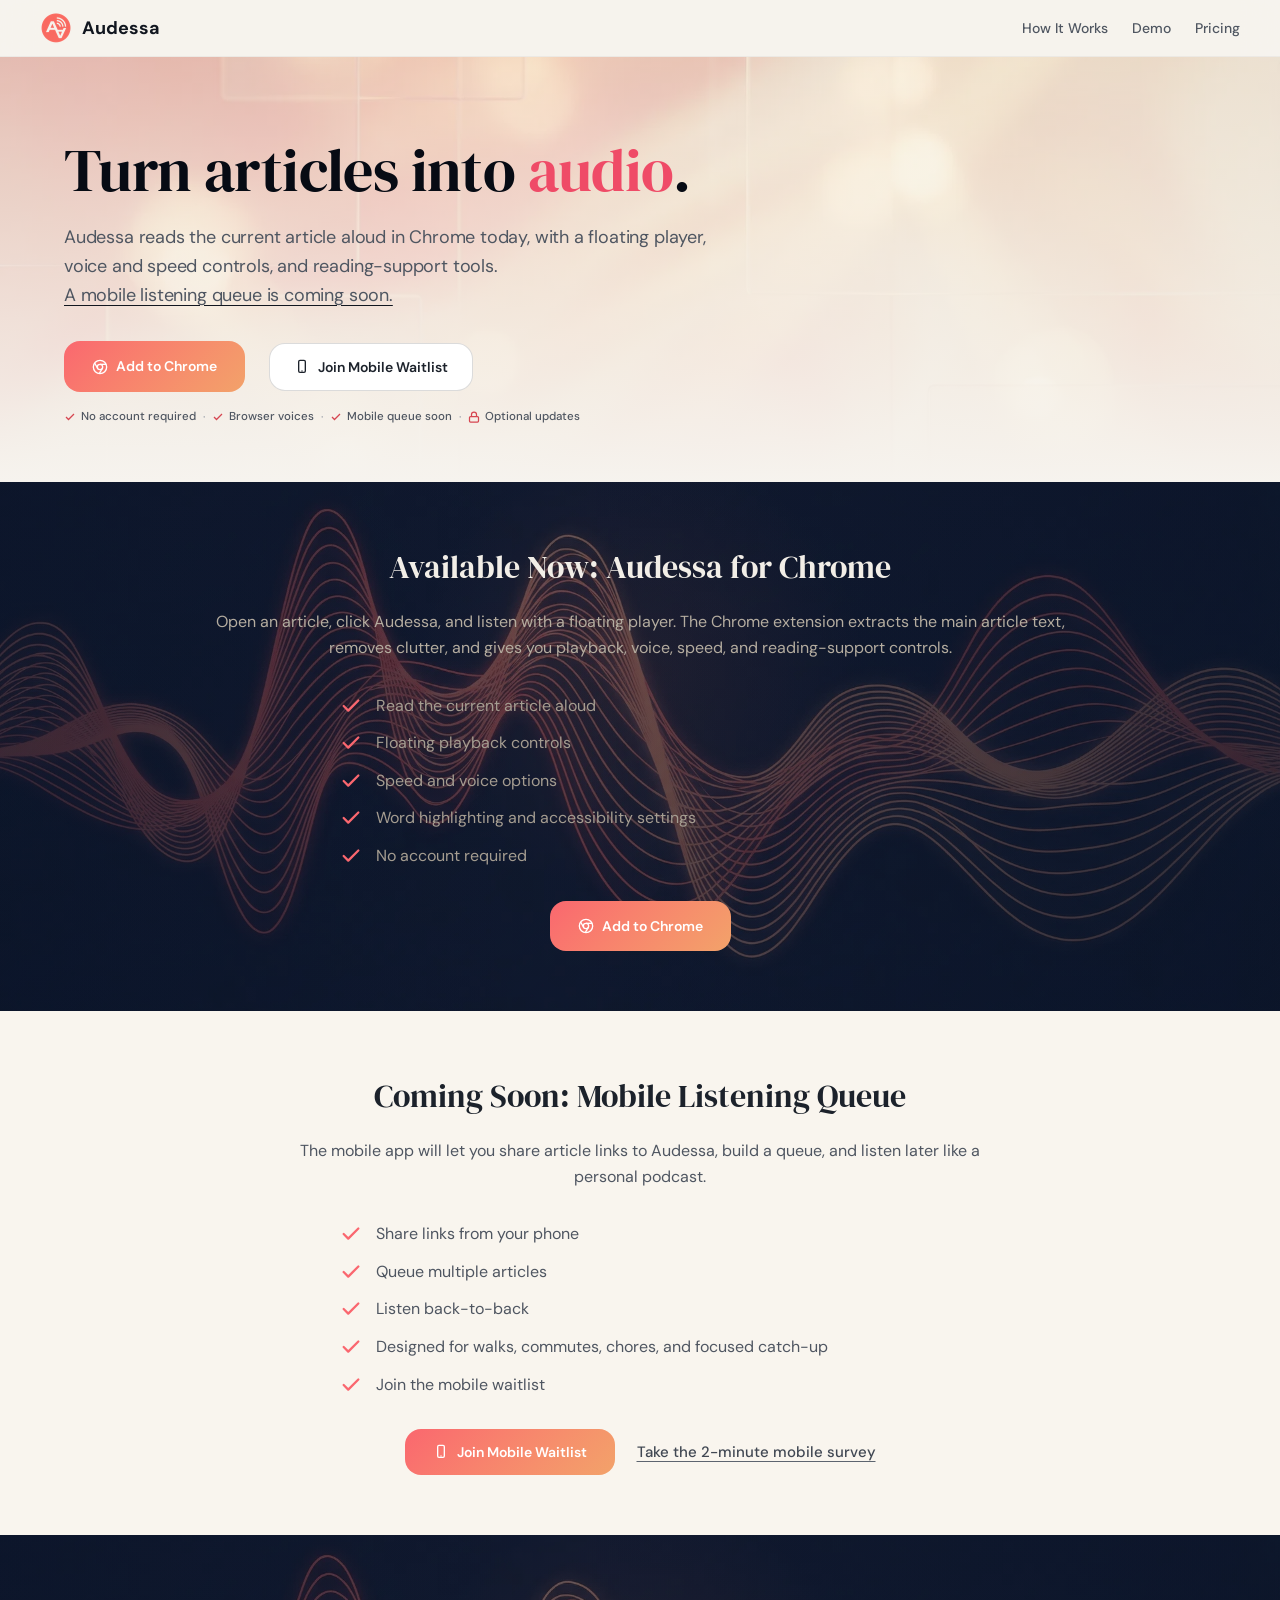
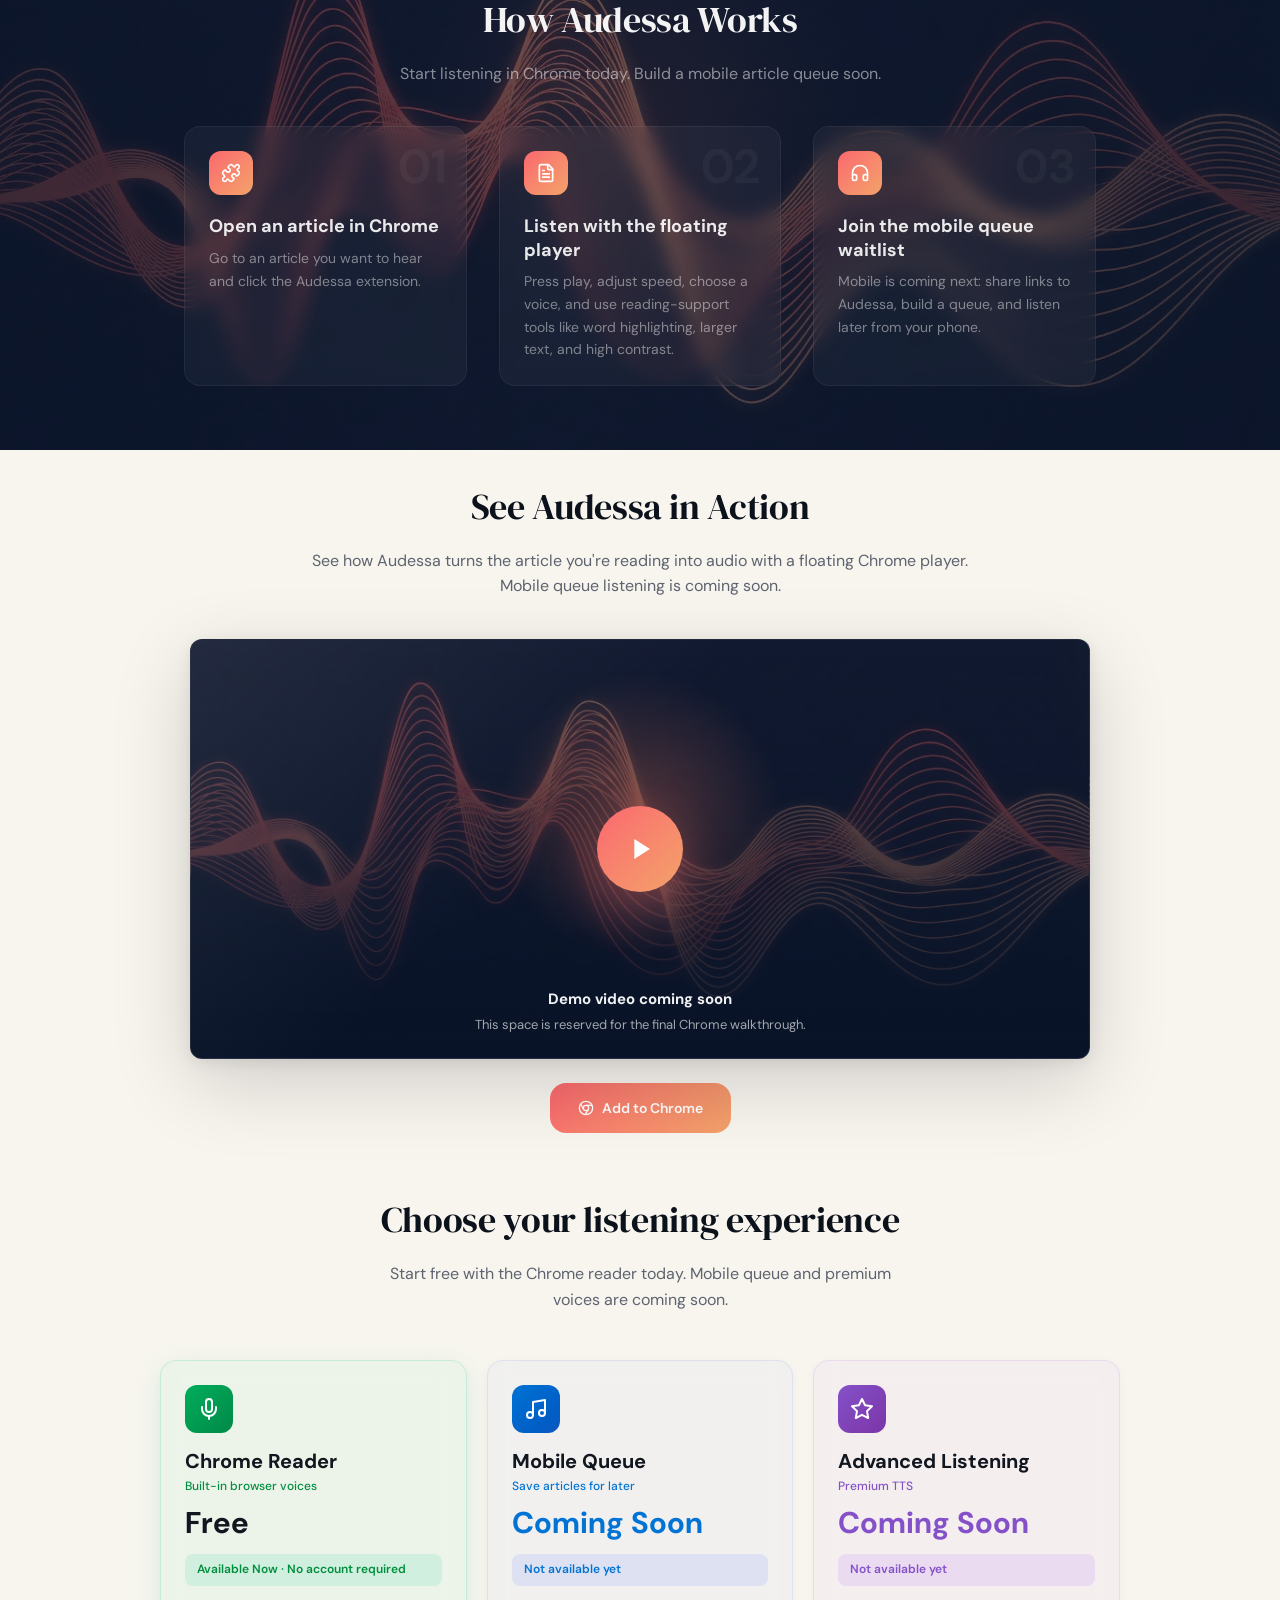
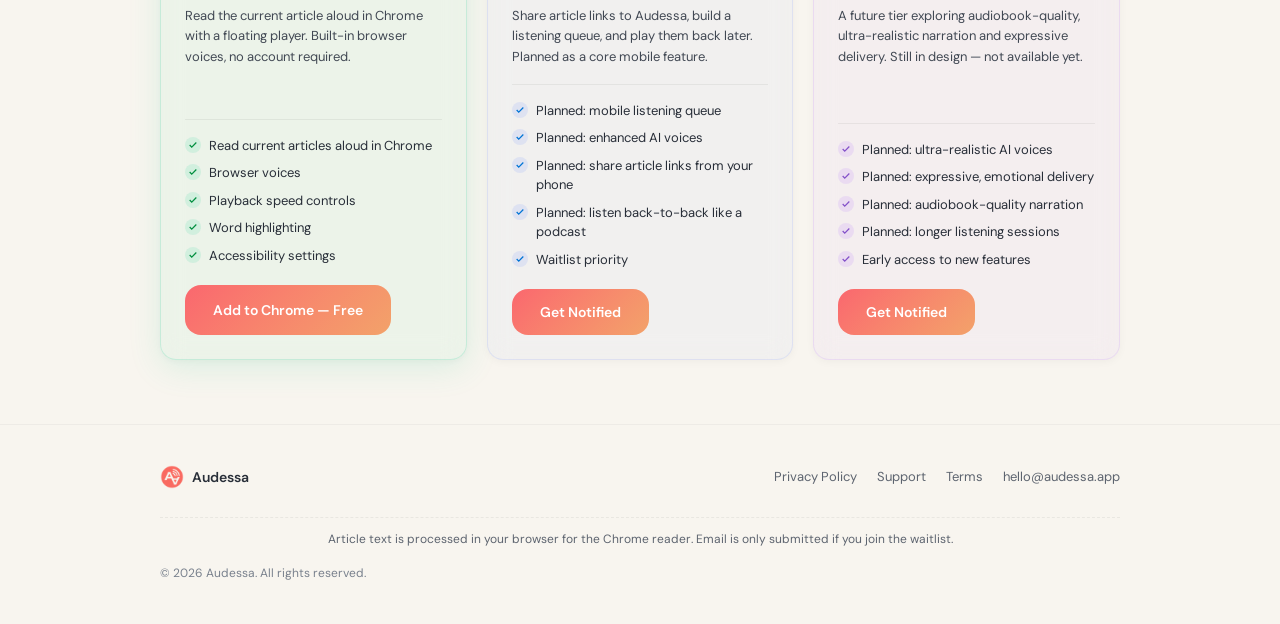
<file: index.html>
<!DOCTYPE html>
<html lang="en">
<head>
  <meta charset="UTF-8" />
  <meta name="viewport" content="width=device-width, initial-scale=1.0" />
  <title>Audessa — Turn articles into audio.</title>
  <meta name="description" content="Audessa reads the current article aloud in Chrome today, with a floating player and reading-support controls. A mobile listening queue is coming soon." />
  <link rel="icon" type="image/png" href="logo.png" />
  <link rel="preconnect" href="https://fonts.googleapis.com" />
  <link rel="preconnect" href="https://fonts.gstatic.com" crossorigin />
  <link href="https://fonts.googleapis.com/css2?family=DM+Serif+Display:ital@0;1&family=DM+Sans:ital,opsz,wght@0,9..40,300;0,9..40,400;0,9..40,500;0,9..40,600;0,9..40,700;1,9..40,400&family=Source+Serif+4:ital,opsz,wght@0,8..60,300;0,8..60,400;0,8..60,600;1,8..60,400&display=swap" rel="stylesheet" />
  <link rel="stylesheet" href="styles.css?v=20260524a" />
</head>
<body>

  <!-- ══ NAV ══════════════════════════════════════════════════════ -->
  <nav id="navbar">
    <div class="nav-inner">
      <div class="nav-brand-group">
        <img src="logo.png" alt="Audessa" class="nav-logo" />
        <span class="nav-brand-name">Audessa</span>
      </div>
      <div class="nav-links">
        <a href="#how-it-works">How It Works</a>
        <a href="#demo">Demo</a>
        <a href="#pricing">Pricing</a>
      </div>
    </div>
  </nav>

  <!-- ══ HERO ══════════════════════════════════════════════════════ -->
  <section class="hero" id="top">
    <!-- Warm bokeh background image -->
    <div class="hero-bg"></div>
    <div class="hero-content-wrap">
      <div class="hero-content">
        <!-- Headline -->
        <h1 class="hero-h1 reveal">
          Turn articles into <span class="text-coral">audio</span>.
        </h1>

        <!-- Description -->
        <p class="hero-desc reveal">
          Audessa reads the current article aloud in Chrome today, with a floating player,<br>
          voice and speed controls, and reading-support tools.<br>
          <span class="hero-desc-callout">A mobile listening queue is coming soon.</span>
        </p>

        <!-- CTA buttons -->
        <div class="hero-cta reveal">
          <a href="https://chromewebstore.google.com/detail/audessa-text-to-speech-re/hbekflplphngdmpfjdplhaacmffgimco" target="_blank" rel="noopener" class="btn-primary">
            <svg xmlns="http://www.w3.org/2000/svg" width="16" height="16" viewBox="0 0 24 24" fill="none" stroke="currentColor" stroke-width="2"><circle cx="12" cy="12" r="10"/><circle cx="12" cy="12" r="4"/><line x1="21.17" y1="8" x2="12" y2="8"/><line x1="3.95" y1="6.06" x2="8.54" y2="14"/><line x1="10.88" y1="21.94" x2="15.46" y2="14"/></svg>
            Add to Chrome
          </a>
          <button class="btn-secondary" onclick="openModal('mobile-waitlist')">
            <svg xmlns="http://www.w3.org/2000/svg" width="16" height="16" viewBox="0 0 24 24" fill="none" stroke="currentColor" stroke-width="2" stroke-linecap="round" stroke-linejoin="round" style="color: oklch(0.25 0.02 260);"><rect width="10" height="18" x="7" y="2" rx="2" ry="2"/><path d="M12 18h.01"/></svg>
            Join Mobile Waitlist
          </button>
        </div>

        <!-- Trust bar -->
        <div class="hero-trust reveal">
          <span class="hero-trust-item">
            <svg width="12" height="12" viewBox="0 0 24 24" fill="none" stroke="currentColor" stroke-width="2.5"><path d="M20 6 9 17l-5-5"/></svg>
            No account required
          </span>
          <span class="hero-trust-sep">·</span>
          <span class="hero-trust-item">
            <svg width="12" height="12" viewBox="0 0 24 24" fill="none" stroke="currentColor" stroke-width="2.5"><path d="M20 6 9 17l-5-5"/></svg>
            Browser voices
          </span>
          <span class="hero-trust-sep">·</span>
          <span class="hero-trust-item">
            <svg width="12" height="12" viewBox="0 0 24 24" fill="none" stroke="currentColor" stroke-width="2.5"><path d="M20 6 9 17l-5-5"/></svg>
            Mobile queue soon
          </span>
          <span class="hero-trust-sep">·</span>
          <span class="hero-trust-item">
            <svg width="12" height="12" viewBox="0 0 24 24" fill="none" stroke="currentColor" stroke-width="2.5"><rect width="18" height="11" x="3" y="11" rx="2"/><path d="M7 11V7a5 5 0 0 1 10 0v4"/></svg>
            Optional updates
          </span>
        </div>

      </div>
    </div>
  </section>

  <!-- ══ AVAILABLE NOW: CHROME ════════════════════════════════ -->
  <section class="available-now">
    <div class="available-now-inner">
      <div class="available-now-content">
        <h2 class="available-now-h2 reveal">Available Now: Audessa for Chrome</h2>
        <p class="available-now-desc reveal">
          Open an article, click Audessa, and listen with a floating player. The Chrome extension extracts the main article text,
          removes clutter, and gives you playback, voice, speed, and reading-support controls.
        </p>
        <div class="available-now-features reveal">
          <div class="feature-item">
            <svg width="20" height="20" viewBox="0 0 24 24" fill="none" stroke="currentColor" stroke-width="2" stroke-linecap="round" stroke-linejoin="round"><path d="M20 6 9 17l-5-5"/></svg>
            <span>Read the current article aloud</span>
          </div>
          <div class="feature-item">
            <svg width="20" height="20" viewBox="0 0 24 24" fill="none" stroke="currentColor" stroke-width="2" stroke-linecap="round" stroke-linejoin="round"><path d="M20 6 9 17l-5-5"/></svg>
            <span>Floating playback controls</span>
          </div>
          <div class="feature-item">
            <svg width="20" height="20" viewBox="0 0 24 24" fill="none" stroke="currentColor" stroke-width="2" stroke-linecap="round" stroke-linejoin="round"><path d="M20 6 9 17l-5-5"/></svg>
            <span>Speed and voice options</span>
          </div>
          <div class="feature-item">
            <svg width="20" height="20" viewBox="0 0 24 24" fill="none" stroke="currentColor" stroke-width="2" stroke-linecap="round" stroke-linejoin="round"><path d="M20 6 9 17l-5-5"/></svg>
            <span>Word highlighting and accessibility settings</span>
          </div>
          <div class="feature-item">
            <svg width="20" height="20" viewBox="0 0 24 24" fill="none" stroke="currentColor" stroke-width="2" stroke-linecap="round" stroke-linejoin="round"><path d="M20 6 9 17l-5-5"/></svg>
            <span>No account required</span>
          </div>
        </div>
        <div class="available-now-cta reveal">
          <a href="https://chromewebstore.google.com/detail/audessa-text-to-speech-re/hbekflplphngdmpfjdplhaacmffgimco" target="_blank" rel="noopener" class="btn-primary">
            <svg xmlns="http://www.w3.org/2000/svg" width="16" height="16" viewBox="0 0 24 24" fill="none" stroke="currentColor" stroke-width="2"><circle cx="12" cy="12" r="10"/><circle cx="12" cy="12" r="4"/><line x1="21.17" y1="8" x2="12" y2="8"/><line x1="3.95" y1="6.06" x2="8.54" y2="14"/><line x1="10.88" y1="21.94" x2="15.46" y2="14"/></svg>
            Add to Chrome
          </a>
        </div>
      </div>
    </div>
  </section>

  <!-- ══ COMING SOON: ANDROID ══════════════════════════════════ -->
  <section class="coming-soon">
    <div class="coming-soon-inner">
      <div class="coming-soon-content">
        <h2 class="coming-soon-h2 reveal">Coming Soon: Mobile Listening Queue</h2>
        <p class="coming-soon-desc reveal">
          The mobile app will let you share article links to Audessa, build a queue, and listen later like a personal podcast.
        </p>
        <div class="coming-soon-features reveal">
          <div class="feature-item">
            <svg width="20" height="20" viewBox="0 0 24 24" fill="none" stroke="currentColor" stroke-width="2" stroke-linecap="round" stroke-linejoin="round"><path d="M20 6 9 17l-5-5"/></svg>
            <span>Share links from your phone</span>
          </div>
          <div class="feature-item">
            <svg width="20" height="20" viewBox="0 0 24 24" fill="none" stroke="currentColor" stroke-width="2" stroke-linecap="round" stroke-linejoin="round"><path d="M20 6 9 17l-5-5"/></svg>
            <span>Queue multiple articles</span>
          </div>
          <div class="feature-item">
            <svg width="20" height="20" viewBox="0 0 24 24" fill="none" stroke="currentColor" stroke-width="2" stroke-linecap="round" stroke-linejoin="round"><path d="M20 6 9 17l-5-5"/></svg>
            <span>Listen back-to-back</span>
          </div>
          <div class="feature-item">
            <svg width="20" height="20" viewBox="0 0 24 24" fill="none" stroke="currentColor" stroke-width="2" stroke-linecap="round" stroke-linejoin="round"><path d="M20 6 9 17l-5-5"/></svg>
            <span>Designed for walks, commutes, chores, and focused catch-up</span>
          </div>
          <div class="feature-item">
            <svg width="20" height="20" viewBox="0 0 24 24" fill="none" stroke="currentColor" stroke-width="2" stroke-linecap="round" stroke-linejoin="round"><path d="M20 6 9 17l-5-5"/></svg>
            <span>Join the mobile waitlist</span>
          </div>
        </div>
        <div class="coming-soon-cta reveal">
          <button class="btn-primary" onclick="openModal('mobile-waitlist')">
            <svg xmlns="http://www.w3.org/2000/svg" width="16" height="16" viewBox="0 0 24 24" fill="none" stroke="currentColor" stroke-width="2" stroke-linecap="round" stroke-linejoin="round"><rect width="10" height="18" x="7" y="2" rx="2" ry="2"/><path d="M12 18h.01"/></svg>
            Join Mobile Waitlist
          </button>
          <a class="mobile-survey-link" href="https://forms.gle/mSTi2pgy6sydTfj99" target="_blank" rel="noopener">
            Take the 2-minute mobile survey
          </a>
        </div>
      </div>
    </div>
  </section>

  <!-- ══ HOW IT WORKS ══════════════════════════════════════════════ -->
  <section class="how" id="how-it-works">
    <!-- Sound wave background -->
    <div class="how-wave-bg"></div>
    <div class="how-inner">
      <!-- Heading -->
      <div class="how-heading">
        <h2 class="how-h2 reveal">How Audessa Works</h2>
        <p class="how-subtitle reveal">Start listening in Chrome today. Build a mobile article queue soon.</p>
      </div>
      <!-- Cards grid -->
      <div class="how-grid">

        <!-- Card 1 -->
        <div class="how-card reveal">
          <span class="how-card-num">01</span>
          <div class="how-card-icon">
            <!-- Puzzle piece (install extension) icon -->
            <svg xmlns="http://www.w3.org/2000/svg" width="20" height="20" viewBox="0 0 24 24" fill="none" stroke="currentColor" stroke-width="2" stroke-linecap="round" stroke-linejoin="round" class="icon-white"><path d="M19.439 7.85c-.049.322.059.648.289.878l1.568 1.568c.47.47.706 1.087.706 1.704s-.235 1.233-.706 1.704l-1.611 1.611a.98.98 0 0 1-.837.276c-.47-.07-.802-.48-.968-.925a2.501 2.501 0 1 0-3.214 3.214c.446.166.855.497.925.968a.979.979 0 0 1-.276.837l-1.61 1.61a2.404 2.404 0 0 1-1.705.707 2.402 2.402 0 0 1-1.704-.706l-1.568-1.568a1.026 1.026 0 0 0-.877-.29c-.493.074-.84.504-1.02.968a2.5 2.5 0 1 1-3.237-3.237c.464-.18.894-.527.967-1.02a1.026 1.026 0 0 0-.289-.877l-1.568-1.568A2.402 2.402 0 0 1 1.998 12c0-.617.236-1.234.706-1.704L4.23 8.77c.24-.24.581-.353.917-.303.515.077.877.528 1.073 1.01a2.5 2.5 0 1 0 3.259-3.259c-.482-.196-.933-.558-1.01-1.073-.05-.336.062-.676.303-.917l1.525-1.525A2.402 2.402 0 0 1 12 1.998c.617 0 1.234.236 1.704.706l1.568 1.568c.23.23.556.338.877.29.493-.074.84-.504 1.02-.968a2.5 2.5 0 1 1 3.237 3.237c-.464.18-.894.527-.967 1.02Z"></path></svg>
          </div>
          <h3 class="how-card-h3">Open an article in Chrome</h3>
          <p class="how-card-p">Go to an article you want to hear and click the Audessa extension.</p>
        </div>

        <!-- Card 2 -->
        <div class="how-card reveal">
          <span class="how-card-num">02</span>
          <div class="how-card-icon">
            <!-- File/document icon -->
            <svg xmlns="http://www.w3.org/2000/svg" width="20" height="20" viewBox="0 0 24 24" fill="none" stroke="currentColor" stroke-width="2" stroke-linecap="round" stroke-linejoin="round" class="icon-white"><path d="M15 2H6a2 2 0 0 0-2 2v16a2 2 0 0 0 2 2h12a2 2 0 0 0 2-2V7Z"></path><path d="M14 2v4a2 2 0 0 0 2 2h4"></path><path d="M10 9H8"></path><path d="M16 13H8"></path><path d="M16 17H8"></path></svg>
          </div>
          <h3 class="how-card-h3">Listen with the floating player</h3>
          <p class="how-card-p">Press play, adjust speed, choose a voice, and use reading-support tools like word highlighting, larger text, and high contrast.</p>
        </div>

        <!-- Card 3 -->
        <div class="how-card reveal">
          <span class="how-card-num">03</span>
          <div class="how-card-icon">
            <!-- Headphones icon -->
            <svg xmlns="http://www.w3.org/2000/svg" width="20" height="20" viewBox="0 0 24 24" fill="none" stroke="currentColor" stroke-width="2" stroke-linecap="round" stroke-linejoin="round" class="icon-white"><path d="M3 14h3a2 2 0 0 1 2 2v3a2 2 0 0 1-2 2H5a2 2 0 0 1-2-2v-7a9 9 0 0 1 18 0v7a2 2 0 0 1-2 2h-1a2 2 0 0 1-2-2v-3a2 2 0 0 1 2-2h3"></path></svg>
          </div>
          <h3 class="how-card-h3">Join the mobile queue waitlist</h3>
          <p class="how-card-p">Mobile is coming next: share links to Audessa, build a queue, and listen later from your phone.</p>
        </div>

      </div>
    </div>
  </section>

  <!-- ══ DEMO ══════════════════════════════════════════════════════ -->
  <section class="demo" id="demo">
    <div class="demo-inner">
      <div class="demo-heading">
        <h2 class="demo-h2 reveal">See Audessa in Action</h2>
        <p class="demo-subtitle reveal">
          See how Audessa turns the article you're reading into audio with a floating Chrome player.<br>
          Mobile queue listening is coming soon.
        </p>
      </div>

      <div class="demo-video-wrap reveal" aria-label="Audessa demo video placeholder">
        <div class="demo-video-frame">
          <div class="demo-video-glow"></div>
          <div class="demo-video-play" aria-hidden="true">
            <svg width="34" height="34" viewBox="0 0 24 24" fill="currentColor">
              <path d="M8 5v14l11-7z"></path>
            </svg>
          </div>
          <div class="demo-video-copy">
            <p class="demo-video-label">Demo video coming soon</p>
            <p class="demo-video-desc">This space is reserved for the final Chrome walkthrough.</p>
          </div>
        </div>
      </div>

      <!-- Browser Mockup with Article + Floating Audessa Player -->
      <div class="browser-wrap reveal">
        <div class="browser-mockup">
          <!-- Chrome bar -->
          <div class="browser-chrome">
            <div class="browser-dots">
              <div class="browser-dot dot-red"></div>
              <div class="browser-dot dot-yellow"></div>
              <div class="browser-dot dot-green"></div>
            </div>
            <div class="browser-bar">
              <svg width="10" height="10" viewBox="0 0 24 24" fill="none" stroke="currentColor" stroke-width="2.5"><rect width="18" height="11" x="3" y="11" rx="2"/><path d="M7 11V7a5 5 0 0 1 10 0v4"/></svg>
              theatlantic.com/article/the-quiet-art-of-listening
            </div>
          </div>

          <!-- Static article mockup with floating Audessa player -->
          <div class="demo-stage">
            <article class="demo-article">
              <p class="demo-article-kicker">FEATURE · 7 MIN READ</p>
              <h3 class="demo-article-title">The Quiet Art of Listening to What You're Reading</h3>
              <p class="demo-article-byline">By Elena Mara · May 6, 2026</p>
              <p class="demo-article-p">
                We tend to think of reading as a duty — a tab to close, a newsletter to clear,
                a paragraph to finish. But there is another way to relate to those words:
                not as text to be conquered, <span class="demo-article-hl">but as voices to be heard</span>.
                Audio lets the language slip past the eyes and into the ear, where
                attention bends differently.
              </p>
              <p class="demo-article-p">
                In the past year, a small group of readers has begun treating
                their browsers like radios. A long essay becomes a walk around the block.
                A research paper becomes the soundtrack to washing dishes. The article
                does not change; only the way it is met.
              </p>
              <p class="demo-article-p demo-article-p-muted">
                What follows is a quiet manual for that shift — part habit, part
                technology, part permission to slow down.
              </p>
            </article>

            <!-- Floating Audessa player overlay -->
            <div class="demo-player" role="group" aria-label="Audessa floating player">
              <div class="demo-player-head">
                <div class="demo-player-brand">
                  <span class="demo-player-logo">
                    <svg width="16" height="16" viewBox="0 0 24 24" fill="none" stroke="#fff" stroke-width="2.4" stroke-linecap="round" stroke-linejoin="round"><path d="M12 2a3 3 0 0 0-3 3v7a3 3 0 0 0 6 0V5a3 3 0 0 0-3-3Z"/><path d="M19 10v2a7 7 0 0 1-14 0v-2"/><line x1="12" x2="12" y1="19" y2="22"/></svg>
                  </span>
                  <div class="demo-player-meta">
                    <span class="demo-player-name">Audessa</span>
                    <span class="demo-player-status">Reading current article</span>
                  </div>
                </div>
                <span class="demo-player-live"><span class="demo-player-dot"></span>Live in Chrome</span>
              </div>

              <div class="demo-player-track">
                <div class="demo-player-progress"></div>
                <div class="demo-player-times">
                  <span>02:14</span>
                  <span>07:38</span>
                </div>
              </div>

              <div class="demo-player-controls">
                <button class="demo-pbtn" aria-label="Skip back" tabindex="-1" type="button">
                  <svg width="18" height="18" viewBox="0 0 24 24" fill="none" stroke="currentColor" stroke-width="2" stroke-linecap="round" stroke-linejoin="round"><polygon points="19 20 9 12 19 4 19 20"/><line x1="5" y1="19" x2="5" y2="5"/></svg>
                </button>
                <button class="demo-pbtn demo-pbtn-play" aria-label="Pause" tabindex="-1" type="button">
                  <svg width="22" height="22" viewBox="0 0 24 24" fill="currentColor"><rect x="6" y="4" width="4" height="16" rx="1"/><rect x="14" y="4" width="4" height="16" rx="1"/></svg>
                </button>
                <button class="demo-pbtn" aria-label="Skip forward" tabindex="-1" type="button">
                  <svg width="18" height="18" viewBox="0 0 24 24" fill="none" stroke="currentColor" stroke-width="2" stroke-linecap="round" stroke-linejoin="round"><polygon points="5 4 15 12 5 20 5 4"/><line x1="19" y1="5" x2="19" y2="19"/></svg>
                </button>

                <div class="demo-pchip">
                  <span class="demo-pchip-label">Speed</span>
                  <span class="demo-pchip-value">1.25×</span>
                </div>
                <div class="demo-pchip">
                  <span class="demo-pchip-label">Voice</span>
                  <span class="demo-pchip-value">Grace
                    <svg width="10" height="10" viewBox="0 0 24 24" fill="none" stroke="currentColor" stroke-width="2.5" stroke-linecap="round" stroke-linejoin="round"><polyline points="6 9 12 15 18 9"/></svg>
                  </span>
                </div>
              </div>
            </div>
          </div>
        </div>
      </div>

      <div class="demo-cta reveal">
        <a href="https://chromewebstore.google.com/detail/audessa-text-to-speech-re/hbekflplphngdmpfjdplhaacmffgimco" target="_blank" rel="noopener" class="btn-primary">
          <svg xmlns="http://www.w3.org/2000/svg" width="16" height="16" viewBox="0 0 24 24" fill="none" stroke="currentColor" stroke-width="2"><circle cx="12" cy="12" r="10"/><circle cx="12" cy="12" r="4"/><line x1="21.17" y1="8" x2="12" y2="8"/><line x1="3.95" y1="6.06" x2="8.54" y2="14"/><line x1="10.88" y1="21.94" x2="15.46" y2="14"/></svg>
          Add to Chrome
        </a>
      </div>
    </div>
  </section>

    <!-- ══ PRICING ════════════════════════════════════════════════════ -->
  <section class="pricing" id="pricing">
    <div class="pricing-inner">
      <div class="pricing-heading">
        <h2 class="pricing-h2 reveal">Choose your listening experience</h2>
        <p class="pricing-subtitle reveal">Start free with the Chrome reader today. Mobile queue and premium voices are coming soon.</p>
      </div>
      <div class="pricing-grid">

        <!-- Basic -->
        <div class="pricing-card pricing-card-basic reveal">
          <div class="pricing-card-icon" style="background: linear-gradient(135deg, oklch(0.65 0.18 155), oklch(0.55 0.15 155));">
            <svg xmlns="http://www.w3.org/2000/svg" width="24" height="24" viewBox="0 0 24 24" fill="none" stroke="currentColor" stroke-width="2" stroke-linecap="round" stroke-linejoin="round" class="icon-white"><path d="M12 2a3 3 0 0 0-3 3v7a3 3 0 0 0 6 0V5a3 3 0 0 0-3-3Z"></path><path d="M19 10v2a7 7 0 0 1-14 0v-2"></path><line x1="12" x2="12" y1="19" y2="22"></line></svg>
          </div>
          <h3 class="pricing-card-name">Chrome Reader</h3>
          <p class="pricing-card-type" style="color: oklch(0.55 0.18 155);">Built-in browser voices</p>
          <div class="pricing-card-price">Free</div>
          <div class="pricing-card-tag" style="background: rgba(52,211,153,0.15); color: oklch(0.55 0.18 155);">Available Now · No account required</div>
          <p class="pricing-card-desc">Read the current article aloud in Chrome with a floating player. Built-in browser voices, no account required.</p>
          <div class="pricing-divider"></div>
          <ul class="pricing-features">
            <li><span class="feat-check feat-check-green"><svg width="10" height="10" viewBox="0 0 24 24" fill="none" stroke="currentColor" stroke-width="3"><path d="M20 6 9 17l-5-5"/></svg></span>Read current articles aloud in Chrome</li>
            <li><span class="feat-check feat-check-green"><svg width="10" height="10" viewBox="0 0 24 24" fill="none" stroke="currentColor" stroke-width="3"><path d="M20 6 9 17l-5-5"/></svg></span>Browser voices</li>
            <li><span class="feat-check feat-check-green"><svg width="10" height="10" viewBox="0 0 24 24" fill="none" stroke="currentColor" stroke-width="3"><path d="M20 6 9 17l-5-5"/></svg></span>Playback speed controls</li>
            <li><span class="feat-check feat-check-green"><svg width="10" height="10" viewBox="0 0 24 24" fill="none" stroke="currentColor" stroke-width="3"><path d="M20 6 9 17l-5-5"/></svg></span>Word highlighting</li>
            <li><span class="feat-check feat-check-green"><svg width="10" height="10" viewBox="0 0 24 24" fill="none" stroke="currentColor" stroke-width="3"><path d="M20 6 9 17l-5-5"/></svg></span>Accessibility settings</li>
          </ul>
          <div class="pricing-cta">
            <a href="https://chromewebstore.google.com/detail/audessa-text-to-speech-re/hbekflplphngdmpfjdplhaacmffgimco" target="_blank" rel="noopener" class="btn-primary">Add to Chrome — Free</a>
          </div>
        </div>

        <!-- Standard -->
        <div class="pricing-card pricing-card-blue reveal">
          <div class="pricing-card-icon" style="background: linear-gradient(135deg, oklch(0.55 0.18 250), oklch(0.48 0.18 260));">
            <svg xmlns="http://www.w3.org/2000/svg" width="24" height="24" viewBox="0 0 24 24" fill="none" stroke="currentColor" stroke-width="2" stroke-linecap="round" stroke-linejoin="round" class="icon-white"><path d="M9 18V5l12-2v13"/><circle cx="6" cy="18" r="3"/><circle cx="18" cy="16" r="3"/></svg>
          </div>
          <h3 class="pricing-card-name">Mobile Queue</h3>
          <p class="pricing-card-type" style="color: oklch(0.55 0.18 250);">Save articles for later</p>
          <div class="pricing-card-price" style="color: oklch(0.55 0.18 250);">Coming Soon</div>
          <div class="pricing-card-tag" style="background: rgba(80,120,255,0.12); color: oklch(0.55 0.18 250);">Not available yet</div>
          <p class="pricing-card-desc">Share article links to Audessa, build a listening queue, and play them back later. Planned as a core mobile feature.</p>
          <div class="pricing-divider"></div>
          <ul class="pricing-features">
            <li><span class="feat-check feat-check-blue"><svg width="10" height="10" viewBox="0 0 24 24" fill="none" stroke="currentColor" stroke-width="3"><path d="M20 6 9 17l-5-5"/></svg></span>Planned: mobile listening queue</li>
            <li><span class="feat-check feat-check-blue"><svg width="10" height="10" viewBox="0 0 24 24" fill="none" stroke="currentColor" stroke-width="3"><path d="M20 6 9 17l-5-5"/></svg></span>Planned: enhanced AI voices</li>
            <li><span class="feat-check feat-check-blue"><svg width="10" height="10" viewBox="0 0 24 24" fill="none" stroke="currentColor" stroke-width="3"><path d="M20 6 9 17l-5-5"/></svg></span>Planned: share article links from your phone</li>
            <li><span class="feat-check feat-check-blue"><svg width="10" height="10" viewBox="0 0 24 24" fill="none" stroke="currentColor" stroke-width="3"><path d="M20 6 9 17l-5-5"/></svg></span>Planned: listen back-to-back like a podcast</li>
            <li><span class="feat-check feat-check-blue"><svg width="10" height="10" viewBox="0 0 24 24" fill="none" stroke="currentColor" stroke-width="3"><path d="M20 6 9 17l-5-5"/></svg></span>Waitlist priority</li>
          </ul>
          <div class="pricing-cta">
            <button class="btn-primary" onclick="openModal('mobile-waitlist')">Get Notified</button>
          </div>
        </div>

        <!-- Premium -->
        <div class="pricing-card pricing-card-purple reveal">
          <div class="pricing-card-icon" style="background: linear-gradient(135deg, oklch(0.55 0.18 300), oklch(0.48 0.18 310));">
            <svg xmlns="http://www.w3.org/2000/svg" width="24" height="24" viewBox="0 0 24 24" fill="none" stroke="currentColor" stroke-width="2" stroke-linecap="round" stroke-linejoin="round" class="icon-white"><polygon points="12 2 15.09 8.26 22 9.27 17 14.14 18.18 21.02 12 17.77 5.82 21.02 7 14.14 2 9.27 8.91 8.26 12 2"/></svg>
          </div>
          <h3 class="pricing-card-name">Advanced Listening</h3>
          <p class="pricing-card-type" style="color: oklch(0.55 0.18 300);">Premium TTS</p>
          <div class="pricing-card-price" style="color: oklch(0.55 0.18 300);">Coming Soon</div>
          <div class="pricing-card-tag" style="background: rgba(160,80,255,0.12); color: oklch(0.55 0.18 300);">Not available yet</div>
          <p class="pricing-card-desc">A future tier exploring audiobook-quality, ultra-realistic narration and expressive delivery. Still in design — not available yet.</p>
          <div class="pricing-divider"></div>
          <ul class="pricing-features">
            <li><span class="feat-check feat-check-purple"><svg width="10" height="10" viewBox="0 0 24 24" fill="none" stroke="currentColor" stroke-width="3"><path d="M20 6 9 17l-5-5"/></svg></span>Planned: ultra-realistic AI voices</li>
            <li><span class="feat-check feat-check-purple"><svg width="10" height="10" viewBox="0 0 24 24" fill="none" stroke="currentColor" stroke-width="3"><path d="M20 6 9 17l-5-5"/></svg></span>Planned: expressive, emotional delivery</li>
            <li><span class="feat-check feat-check-purple"><svg width="10" height="10" viewBox="0 0 24 24" fill="none" stroke="currentColor" stroke-width="3"><path d="M20 6 9 17l-5-5"/></svg></span>Planned: audiobook-quality narration</li>
            <li><span class="feat-check feat-check-purple"><svg width="10" height="10" viewBox="0 0 24 24" fill="none" stroke="currentColor" stroke-width="3"><path d="M20 6 9 17l-5-5"/></svg></span>Planned: longer listening sessions</li>
            <li><span class="feat-check feat-check-purple"><svg width="10" height="10" viewBox="0 0 24 24" fill="none" stroke="currentColor" stroke-width="3"><path d="M20 6 9 17l-5-5"/></svg></span>Early access to new features</li>
          </ul>
          <div class="pricing-cta">
            <button class="btn-primary" onclick="openModal('mobile-waitlist')">Get Notified</button>
          </div>
        </div>

      </div>
    </div>
  </section>

  <!-- ══ FOOTER ════════════════════════════════════════════════════ -->
  <footer class="footer">
    <div class="footer-inner">
      <a href="/" class="footer-brand">
        <img src="logo.png" alt="Audessa" class="footer-logo" />
        <span class="footer-brand-name">Audessa</span>
      </a>
      <div class="footer-links">
        <a href="privacy.html">Privacy Policy</a>
        <a href="support.html">Support</a>
        <a href="terms.html">Terms</a>
        <a href="mailto:hello@audessa.app">hello@audessa.app</a>
      </div>
      <p class="footer-privacy-note">Article text is processed in your browser for the Chrome reader. Email is only submitted if you join the waitlist.</p>
      <p class="footer-copy">&copy; 2026 Audessa. All rights reserved.</p>
    </div>
  </footer>

  <!-- ══ EMAIL MODAL ════════════════════════════════════════════════ -->
  <div class="modal-overlay" id="emailModalOverlay" role="dialog" aria-modal="true" aria-label="Join the Mobile Waitlist">
    <div class="modal">
      <button class="modal-close" id="modalClose" aria-label="Close">&times;</button>
      <h3 class="modal-title" id="modalTitle">Join the Mobile Waitlist</h3>
      <p class="modal-desc" id="modalDesc">Be first to know when Audessa for Android launches. We'll only email you once.</p>
      <div class="modal-form" id="emailForm">
        <div class="modal-input-row">
          <input type="email" class="modal-input" id="emailInput" placeholder="you@example.com" autocomplete="email" />
          <button class="btn-primary modal-submit" id="emailSubmit">Notify Me</button>
        </div>
        <p class="modal-error" id="emailError" style="display:none;"></p>
      </div>
      <p class="modal-disclaimer">No spam, ever. Unsubscribe anytime.</p>
      <div class="modal-success" id="emailSuccess">
        <div class="modal-success-icon">&#10003;</div>
        <p id="emailSuccessMsg">You're on the list! We'll be in touch.</p>
        <button class="btn-primary modal-done" id="modalDone">Done</button>
      </div>
    </div>
  </div>

  
  <script src="app.js"></script>
</body>
</html>
</file>
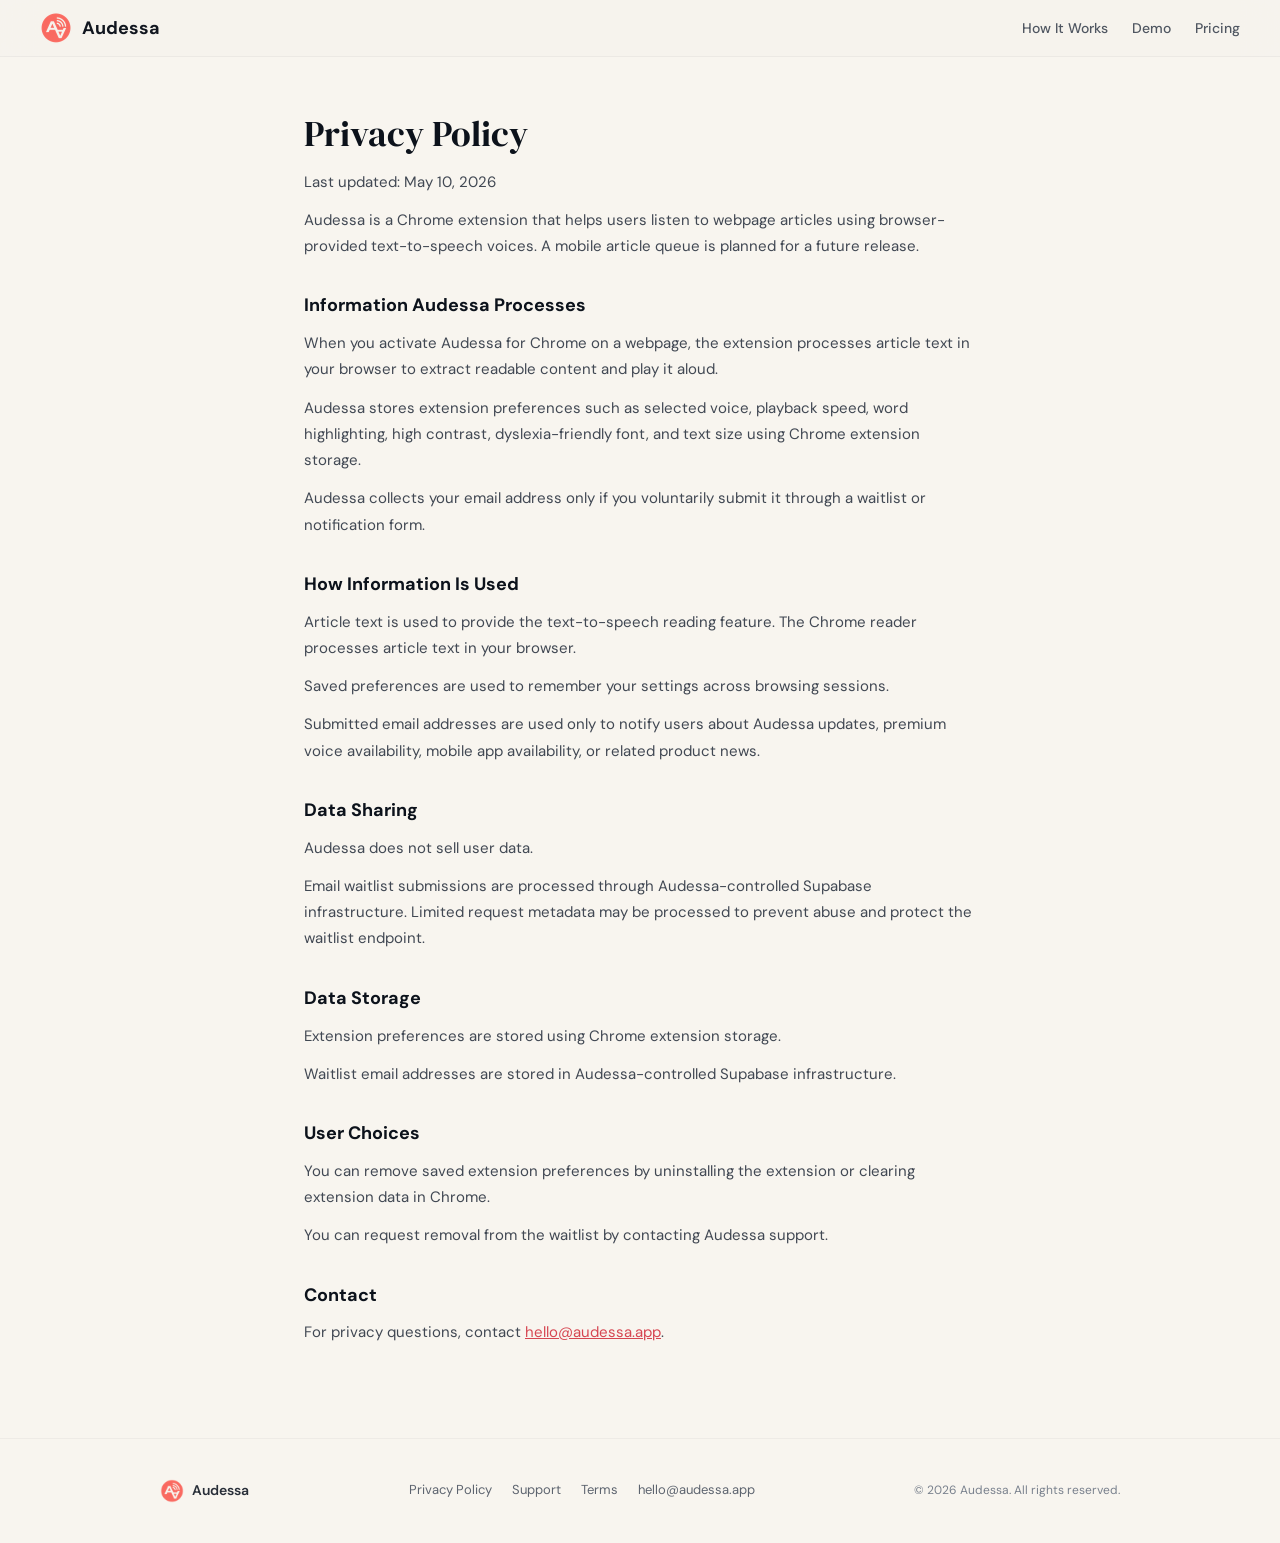
<file: privacy.html>
<!DOCTYPE html>
<html lang="en">
<head>
  <meta charset="UTF-8" />
  <meta name="viewport" content="width=device-width, initial-scale=1.0" />
  <title>Privacy Policy - Audessa</title>
  <meta name="description" content="Audessa privacy policy for the Chrome reader and mobile waitlist." />
  <link rel="icon" type="image/png" href="logo.png" />
  <link rel="stylesheet" href="styles.css" />
</head>
<body>
  <nav id="navbar">
    <div class="nav-inner">
      <a href="index.html" class="nav-brand-group">
        <img src="logo.png" alt="Audessa" class="nav-logo" />
        <span class="nav-brand-name">Audessa</span>
      </a>
      <div class="nav-links">
        <a href="index.html#how-it-works">How It Works</a>
        <a href="index.html#demo">Demo</a>
        <a href="index.html#pricing">Pricing</a>
      </div>
    </div>
  </nav>

  <main class="legal-page">
    <h1>Privacy Policy</h1>
    <p class="legal-date">Last updated: May 10, 2026</p>

    <p>Audessa is a Chrome extension that helps users listen to webpage articles using browser-provided text-to-speech voices. A mobile article queue is planned for a future release.</p>

    <h2>Information Audessa Processes</h2>
    <p>When you activate Audessa for Chrome on a webpage, the extension processes article text in your browser to extract readable content and play it aloud.</p>
    <p>Audessa stores extension preferences such as selected voice, playback speed, word highlighting, high contrast, dyslexia-friendly font, and text size using Chrome extension storage.</p>
    <p>Audessa collects your email address only if you voluntarily submit it through a waitlist or notification form.</p>

    <h2>How Information Is Used</h2>
    <p>Article text is used to provide the text-to-speech reading feature. The Chrome reader processes article text in your browser.</p>
    <p>Saved preferences are used to remember your settings across browsing sessions.</p>
    <p>Submitted email addresses are used only to notify users about Audessa updates, premium voice availability, mobile app availability, or related product news.</p>

    <h2>Data Sharing</h2>
    <p>Audessa does not sell user data.</p>
    <p>Email waitlist submissions are processed through Audessa-controlled Supabase infrastructure. Limited request metadata may be processed to prevent abuse and protect the waitlist endpoint.</p>

    <h2>Data Storage</h2>
    <p>Extension preferences are stored using Chrome extension storage.</p>
    <p>Waitlist email addresses are stored in Audessa-controlled Supabase infrastructure.</p>

    <h2>User Choices</h2>
    <p>You can remove saved extension preferences by uninstalling the extension or clearing extension data in Chrome.</p>
    <p>You can request removal from the waitlist by contacting Audessa support.</p>

    <h2>Contact</h2>
    <p>For privacy questions, contact <a href="mailto:hello@audessa.app">hello@audessa.app</a>.</p>
  </main>

  <footer class="footer">
    <div class="footer-inner">
      <a href="index.html" class="footer-brand">
        <img src="logo.png" alt="Audessa" class="footer-logo" />
        <span class="footer-brand-name">Audessa</span>
      </a>
      <div class="footer-links">
        <a href="privacy.html">Privacy Policy</a>
        <a href="support.html">Support</a>
        <a href="terms.html">Terms</a>
        <a href="mailto:hello@audessa.app">hello@audessa.app</a>
      </div>
      <p class="footer-copy">&copy; 2026 Audessa. All rights reserved.</p>
    </div>
  </footer>
</body>
</html>
</file>
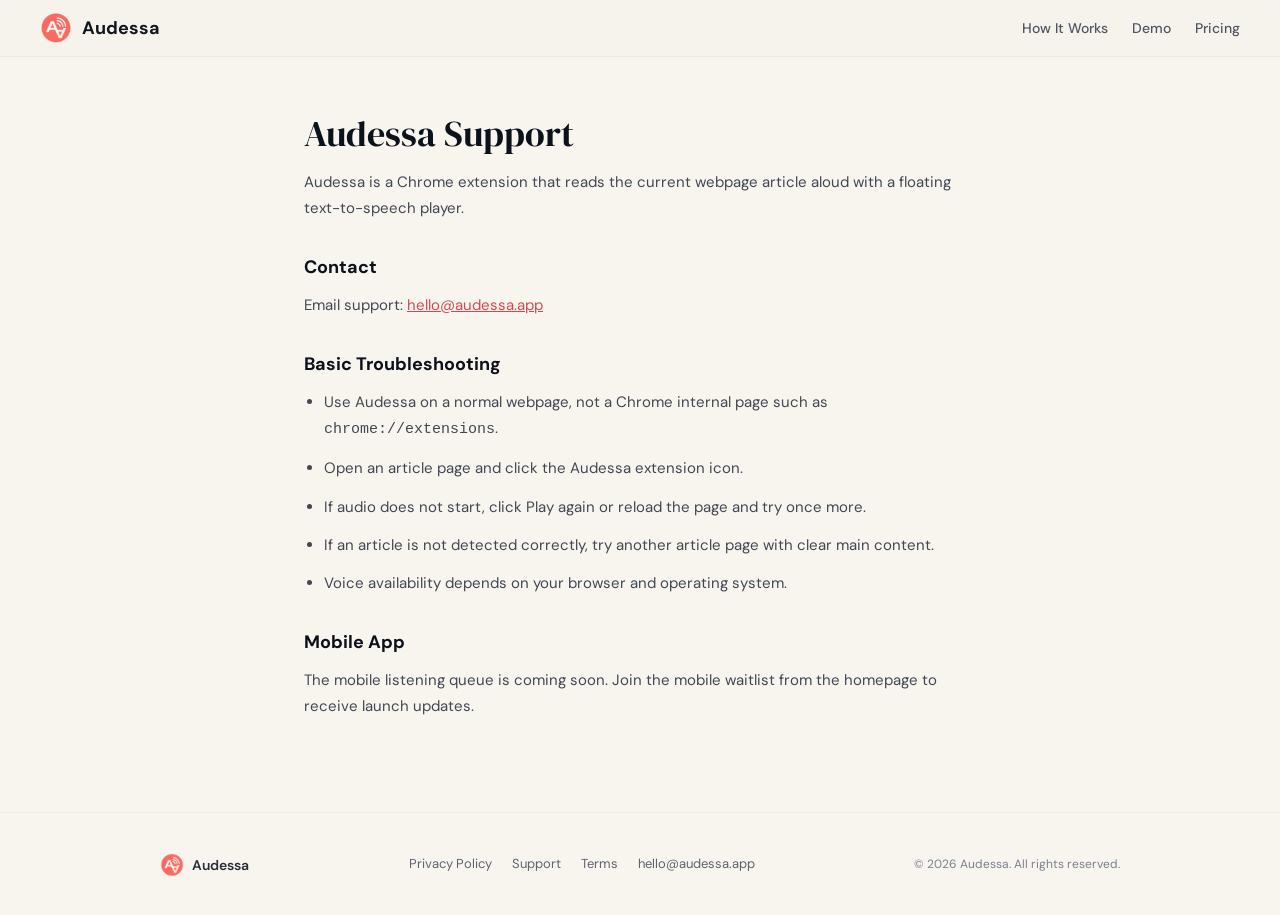
<file: support.html>
<!DOCTYPE html>
<html lang="en">
<head>
  <meta charset="UTF-8" />
  <meta name="viewport" content="width=device-width, initial-scale=1.0" />
  <title>Support - Audessa</title>
  <meta name="description" content="Audessa support and troubleshooting." />
  <link rel="icon" type="image/png" href="logo.png" />
  <link rel="stylesheet" href="styles.css" />
</head>
<body>
  <nav id="navbar">
    <div class="nav-inner">
      <a href="index.html" class="nav-brand-group">
        <img src="logo.png" alt="Audessa" class="nav-logo" />
        <span class="nav-brand-name">Audessa</span>
      </a>
      <div class="nav-links">
        <a href="index.html#how-it-works">How It Works</a>
        <a href="index.html#demo">Demo</a>
        <a href="index.html#pricing">Pricing</a>
      </div>
    </div>
  </nav>

  <main class="legal-page">
    <h1>Audessa Support</h1>
    <p>Audessa is a Chrome extension that reads the current webpage article aloud with a floating text-to-speech player.</p>

    <h2>Contact</h2>
    <p>Email support: <a href="mailto:hello@audessa.app">hello@audessa.app</a></p>

    <h2>Basic Troubleshooting</h2>
    <ul>
      <li>Use Audessa on a normal webpage, not a Chrome internal page such as <code>chrome://extensions</code>.</li>
      <li>Open an article page and click the Audessa extension icon.</li>
      <li>If audio does not start, click Play again or reload the page and try once more.</li>
      <li>If an article is not detected correctly, try another article page with clear main content.</li>
      <li>Voice availability depends on your browser and operating system.</li>
    </ul>

    <h2>Mobile App</h2>
    <p>The mobile listening queue is coming soon. Join the mobile waitlist from the homepage to receive launch updates.</p>
  </main>

  <footer class="footer">
    <div class="footer-inner">
      <a href="index.html" class="footer-brand">
        <img src="logo.png" alt="Audessa" class="footer-logo" />
        <span class="footer-brand-name">Audessa</span>
      </a>
      <div class="footer-links">
        <a href="privacy.html">Privacy Policy</a>
        <a href="support.html">Support</a>
        <a href="terms.html">Terms</a>
        <a href="mailto:hello@audessa.app">hello@audessa.app</a>
      </div>
      <p class="footer-copy">&copy; 2026 Audessa. All rights reserved.</p>
    </div>
  </footer>
</body>
</html>
</file>
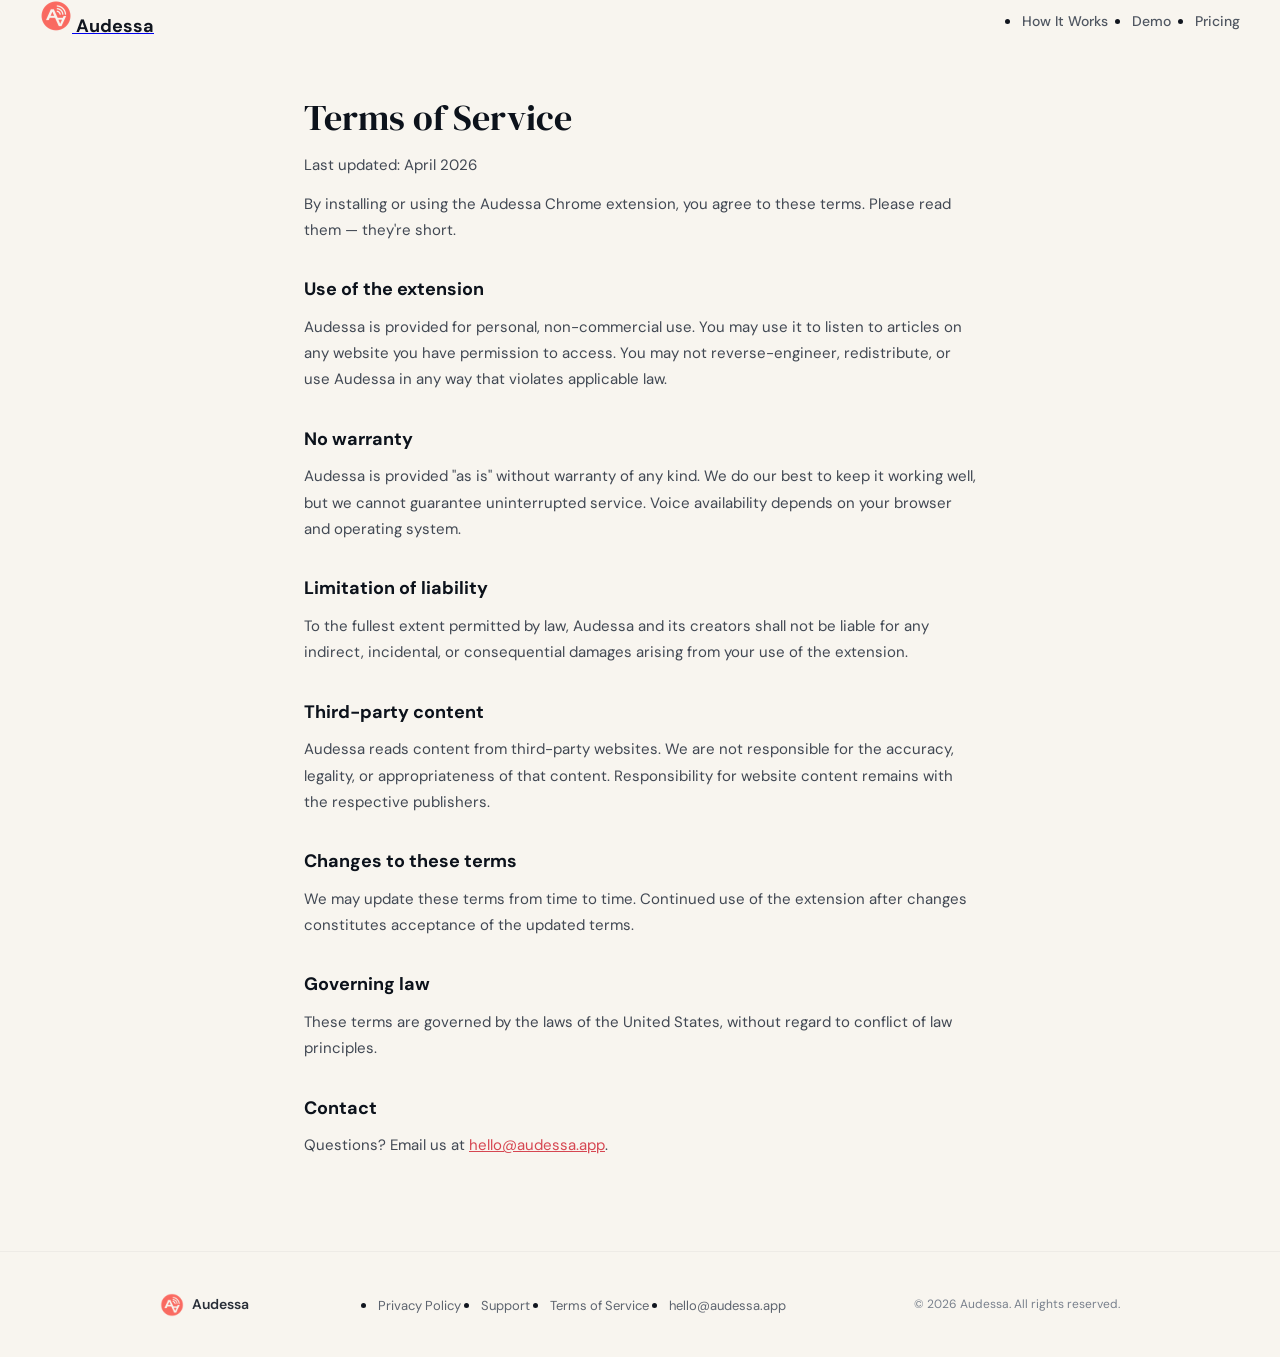
<file: terms.html>
<!DOCTYPE html>
<html lang="en">
<head>
  <meta charset="UTF-8" />
  <meta name="viewport" content="width=device-width, initial-scale=1.0" />
  <title>Terms of Service — Audessa</title>
  <link rel="icon" type="image/png" href="logo.png" />
  <link rel="stylesheet" href="styles.css" />
</head>
<body>

  <header class="nav container">
    <div class="nav-inner">
      <a href="index.html" class="nav-brand">
        <img src="logo.png" alt="Audessa logo" class="nav-logo" />
        <span class="nav-brand-name">Audessa</span>
      </a>
      <nav>
        <ul class="nav-links">
          <li><a href="index.html#how-it-works">How It Works</a></li>
          <li><a href="index.html#demo">Demo</a></li>
          <li><a href="index.html#pricing">Pricing</a></li>
        </ul>
      </nav>
    </div>
  </header>

  <main class="legal-page">
    <h1>Terms of Service</h1>
    <p class="legal-date">Last updated: April 2026</p>

    <p>By installing or using the Audessa Chrome extension, you agree to these terms. Please read them — they're short.</p>

    <h2>Use of the extension</h2>
    <p>Audessa is provided for personal, non-commercial use. You may use it to listen to articles on any website you have permission to access. You may not reverse-engineer, redistribute, or use Audessa in any way that violates applicable law.</p>

    <h2>No warranty</h2>
    <p>Audessa is provided "as is" without warranty of any kind. We do our best to keep it working well, but we cannot guarantee uninterrupted service. Voice availability depends on your browser and operating system.</p>

    <h2>Limitation of liability</h2>
    <p>To the fullest extent permitted by law, Audessa and its creators shall not be liable for any indirect, incidental, or consequential damages arising from your use of the extension.</p>

    <h2>Third-party content</h2>
    <p>Audessa reads content from third-party websites. We are not responsible for the accuracy, legality, or appropriateness of that content. Responsibility for website content remains with the respective publishers.</p>

    <h2>Changes to these terms</h2>
    <p>We may update these terms from time to time. Continued use of the extension after changes constitutes acceptance of the updated terms.</p>

    <h2>Governing law</h2>
    <p>These terms are governed by the laws of the United States, without regard to conflict of law principles.</p>

    <h2>Contact</h2>
    <p>Questions? Email us at <a href="mailto:hello@audessa.app">hello@audessa.app</a>.</p>
  </main>

  <footer class="footer">
    <div class="container">
      <div class="footer-inner">
        <a href="index.html" class="footer-brand">
          <img src="logo.png" alt="Audessa" class="footer-logo" />
          <span class="footer-brand-name">Audessa</span>
        </a>
        <ul class="footer-links">
          <li><a href="privacy.html">Privacy Policy</a></li>
          <li><a href="support.html">Support</a></li>
          <li><a href="terms.html">Terms of Service</a></li>
          <li><a href="mailto:hello@audessa.app">hello@audessa.app</a></li>
        </ul>
        <p class="footer-copy">© 2026 Audessa. All rights reserved.</p>
      </div>
    </div>
  </footer>

</body>
</html>
</file>
<file: styles.css>
/* ═══════════════════════════════════════════════════════════════
   Audessa — styles matching VoiceFloat prototype exactly
   CSS values extracted directly from https://voicefloat-te7ayjd9.manus.space/
═══════════════════════════════════════════════════════════════ */

@import url('https://fonts.googleapis.com/css2?family=DM+Serif+Display:ital@0;1&family=DM+Sans:ital,opsz,wght@0,9..40,300;0,9..40,400;0,9..40,500;0,9..40,600;0,9..40,700;1,9..40,400&family=Source+Serif+4:ital,opsz,wght@0,8..60,300;0,8..60,400;0,8..60,600;1,8..60,400&display=swap');

/* ── Reset ─────────────────────────────────────────────────────── */
*, *::before, *::after { box-sizing: border-box; margin: 0; padding: 0; }

/* ── Root / tokens ─────────────────────────────────────────────── */
:root {
  --font-display: 'DM Serif Display', Georgia, serif;
  --font-ui:      'DM Sans', system-ui, sans-serif;
  --font-reading: 'Source Serif 4', Georgia, serif;

  /* Page background — exact from prototype */
  --page-bg:      oklch(0.97 0.008 80);

  /* Text — exact from prototype */
  --text-heading: oklch(0.15 0.02 260);
  --text-body:    oklch(0.2 0.02 260);
  --text-secondary: oklch(0.4 0.02 260);
  --text-subtle:  oklch(0.5 0.02 260);
  --text-muted:   oklch(0.45 0.02 260);

  /* Coral gradient — exact from prototype primary button */
  --coral-from:   oklch(0.65 0.2 15);
  --coral-to:     oklch(0.6 0.18 25);
  --coral-gradient: linear-gradient(135deg, oklch(0.7 0.18 20), oklch(0.78 0.12 55));

  /* Icon gradient — exact from prototype How It Works icons */
  --icon-gradient: linear-gradient(135deg, oklch(0.7 0.18 20), oklch(0.78 0.12 55));

  /* Dark section bg — exact from prototype How It Works / Pricing */
  --dark-bg:      oklch(0.2 0.04 260);

  /* Layout */
  --max-w-nav:    1200px;
  --max-w-section: 960px;
  --radius-card:  16px;
}

html { scroll-behavior: smooth; }

section[id] {
  scroll-margin-top: 56px;
}

body {
  font-family: var(--font-ui);
  background: var(--page-bg);
  color: var(--text-body);
  line-height: 1.6;
  -webkit-font-smoothing: antialiased;
  overflow-x: hidden;
}

/* ── Scroll-reveal ─────────────────────────────────────────────── */
.reveal {
  opacity: 1;
  transform: none;
  transition: opacity 0.6s cubic-bezier(.22,1,.36,1), transform 0.6s cubic-bezier(.22,1,.36,1);
}
.reveal.visible { opacity: 1; transform: none; }

/* ── Shared icon color ─────────────────────────────────────────── */
.icon-white { color: #fff; }

/* ── Text coral ────────────────────────────────────────────────── */
.text-coral { color: oklch(0.65 0.2 15); }

/* ════════════════════════════════════════════════════════════════
   NAV — exact from prototype: sticky, rgba(246,243,238,0.8),
   blur(16px) saturate(180%), border-bottom 1px rgba(0,0,0,0.04)
   padding 12px 24px, logo 32px, brand 18px/700, links 14px/500
════════════════════════════════════════════════════════════════ */
#navbar {
  position: sticky;
  top: 0;
  z-index: 40;
  padding: 12px 24px;
  background: rgba(246, 243, 238, 0.8);
  backdrop-filter: blur(16px) saturate(180%);
  -webkit-backdrop-filter: blur(16px) saturate(180%);
  border-bottom: 1px solid rgba(0, 0, 0, 0.04);
}
.nav-inner {
  max-width: var(--max-w-nav);
  margin: 0 auto;
  display: flex;
  align-items: center;
  justify-content: space-between;
}
.nav-brand-group {
  display: flex;
  align-items: center;
  gap: 10px;
  text-decoration: none;
}
.nav-logo {
  width: 32px;
  height: 32px;
  object-fit: contain;
  flex-shrink: 0;
}
.nav-brand-name {
  font-family: var(--font-ui);
  font-size: 18px;
  font-weight: 700;
  color: oklch(0.2 0.02 260);
  white-space: nowrap;
}
.nav-links {
  display: flex;
  align-items: center;
  gap: 24px;
}
.nav-links a {
  font-family: var(--font-ui);
  font-size: 14px;
  font-weight: 500;
  color: oklch(0.45 0.02 260);
  text-decoration: none;
  transition: color 0.15s;
  white-space: nowrap;
}
.nav-links a:hover { color: oklch(0.2 0.02 260); }

/* ════════════════════════════════════════════════════════════════
   HERO — exact from prototype:
   section: relative overflow-hidden, transparent bg
   bg image: absolute inset-0, cover, center
   content: max-w-[1200px] mx-auto px-6 pt-20 pb-24 (80px 24px 96px)
   pill: rgba(255,255,255,0.6) blur(8px) border rgba(0,0,0,0.06) rounded-full 6px 12px
   h1: DM Serif Display 60px/66px weight 400 color oklch(0.15 0.02 260) left
   desc: 20px oklch(0.4 0.02 260) max-w 560px mb 32px left
   primary btn: coral gradient 14px/600 rounded-xl (16px) 14px 28px
   secondary btn: rgba(255,255,255,0.6) border rgba(0,0,0,0.08) 16px 14px/600 14px 24px
   stats: flex gap-32px mt-48px
════════════════════════════════════════════════════════════════ */
.hero {
  position: relative;
  overflow: hidden;
}
.hero-bg {
  position: absolute;
  inset: 0;
  background-image: url('hero-bg.webp');
  background-size: cover;
  background-position: center center;
  z-index: 0;
}
/* Exact prototype overlay: washes out saturation to soft muted peach */
.hero-bg::after {
  content: '';
  position: absolute;
  inset: 0;
  background: linear-gradient(
    rgba(246, 243, 238, 0.6) 0%,
    rgba(246, 243, 238, 0.85) 60%,
    rgb(246, 243, 238) 100%
  );
}
.hero-content-wrap {
  position: relative;
  z-index: 1;
  max-width: var(--max-w-nav);
  margin: 0 auto;
  padding: 80px 24px 56px;
}
.hero-content {
  max-width: 800px;
}

/* Hero pill — exact from prototype */
.hero-pill {
  display: inline-flex;
  align-items: center;
  gap: 8px;
  padding: 6px 12px;
  border-radius: 9999px;
  background: rgba(255, 255, 255, 0.6);
  backdrop-filter: blur(8px);
  -webkit-backdrop-filter: blur(8px);
  border: 1px solid rgba(0, 0, 0, 0.06);
  font-family: var(--font-ui);
  font-size: 13px;
  font-weight: 500;
  color: oklch(0.2 0.02 260);
  margin-bottom: 24px;
}

/* Hero h1 — exact from prototype */
.hero-h1 {
  font-family: var(--font-display);
  font-size: clamp(40px, 6vw, 60px);
  font-weight: 400;
  line-height: 1.1;
  color: oklch(0.15 0.02 260);
  text-align: left;
  margin-bottom: 20px;
  letter-spacing: -0.01em;
}

/* Hero description — exact from prototype */
.hero-desc {
  font-family: "DM Sans", sans-serif;
  font-size: 18px;
  font-weight: 400;
  line-height: 1.6;
  letter-spacing: -0.01em;
  color: oklch(0.45 0.02 260);
  margin-bottom: 32px;
  max-width: 800px; /* Increased to prevent Line 1 from wrapping */
  text-align: left;
}

.hero-desc-callout {
  text-decoration-line: underline;
  text-decoration-color: oklch(0.2 0.02 260);
  text-decoration-thickness: from-font;
  text-underline-offset: 4px;
}

/* Hero CTA row */
.hero-cta {
  display: flex;
  align-items: center;
  gap: 24px;
  flex-wrap: wrap;
  margin-bottom: 0;
}

/* Primary button — exact from prototype */
.btn-primary {
  display: inline-flex;
  align-items: center;
  gap: 8px;
  padding: 14px 28px;
  background: linear-gradient(135deg, oklch(0.7 0.18 20), oklch(0.78 0.12 55));
  color: #fff;
  font-family: var(--font-ui);
  font-size: 14px;
  font-weight: 600;
  border-radius: 16px;
  border: none;
  cursor: pointer;
  text-decoration: none;
  transition: transform 0.15s, box-shadow 0.15s, opacity 0.15s;
  white-space: nowrap;
}
.btn-primary:hover { transform: scale(1.02); opacity: 0.95; }
.btn-primary:active { transform: scale(0.97); }

/* Secondary button — exact from prototype */
.btn-secondary {
  display: inline-flex;
  align-items: center;
  gap: 8px;
  padding: 14px 24px;
  background: #ffffff;
  color: oklch(0.25 0.02 260);
  font-family: var(--font-ui);
  font-size: 14px;
  font-weight: 600;
  border-radius: 16px;
  border: 1.5px solid rgba(0, 0, 0, 0.14);
  cursor: pointer;
  text-decoration: none;
  transition: transform 0.15s, background 0.15s, border-color 0.15s;
  white-space: nowrap;
}
.btn-secondary:hover { transform: scale(1.02); background: oklch(0.97 0.01 80); border-color: rgba(0,0,0,0.22); }

/* Trust bar — below CTA buttons */
.hero-trust {
  display: flex;
  align-items: center;
  flex-wrap: wrap;
  gap: 6px 7px;
  margin-top: 16px;
}
.hero-trust-item {
  display: inline-flex;
  align-items: center;
  gap: 5px;
  font-family: var(--font-ui);
  font-size: 11.5px;
  font-weight: 500;
  color: oklch(0.45 0.02 260);
  white-space: nowrap;
}
.hero-trust-item svg {
  color: oklch(0.6 0.18 20);
  flex-shrink: 0;
}
.hero-trust-sep {
  font-size: 12px;
  color: oklch(0.65 0.02 260);
  line-height: 1;
}

/* Hero stats — exact from prototype: flex gap-32px mt-48px */
.hero-stats {
  display: flex;
  align-items: center;
  gap: 32px;
  margin-top: 48px;
}
.hero-stat-num {
  font-family: var(--font-ui);
  font-size: 24px;
  font-weight: 700;
  color: oklch(0.2 0.02 260);
  line-height: 1.1;
}
.hero-stat-label {
  font-family: var(--font-ui);
  font-size: 12px;
  font-weight: 400;
  color: oklch(0.5 0.02 260);
  margin-top: 2px;
}

/* ════════════════════════════════════════════════════════════════
   HOW IT WORKS — exact from prototype:
   bg: oklch(0.2 0.04 260), py-20 (80px 0)
   wave bg: absolute inset-0 opacity-20 cover center
   inner: max-w-[960px] mx-auto px-6
   heading: text-center mb-16 (64px)
   h2: DM Serif Display 36px/400 rgba(255,255,255,0.95) center mb-12px
   subtitle: 16px rgba(255,255,255,0.5) center max-w-md (448px)
   grid: grid-cols-3 gap-32px
   card: relative p-24px rounded-2xl rgba(255,255,255,0.04) border rgba(255,255,255,0.06) blur(8px)
   watermark: text-5xl (48px) absolute top-4 right-5 rgba(255,255,255,0.04)
   icon: 44px×44px rounded-xl icon-gradient mb-20px
   h3: DM Sans 18px/700 rgba(255,255,255,0.9) mb-8px
   p: 14px rgba(255,255,255,0.45) leading-relaxed
════════════════════════════════════════════════════════════════ */
.how {
  position: relative;
  background: oklch(0.2 0.04 260);
  padding: 56px 0 64px;
  overflow: hidden;
}
.how-wave-bg {
  position: absolute;
  inset: 0;
  background:
    radial-gradient(circle at 50% 36%, rgba(255, 127, 94, 0.16), transparent 31%),
    linear-gradient(90deg, rgba(7, 18, 38, 0.34), rgba(7, 18, 38, 0.08) 45%, rgba(7, 18, 38, 0.36)),
    url('sound-wave-pattern.webp');
  background-size: cover;
  background-position: center center;
  opacity: 0.56;
  z-index: 0;
}
.how::after {
  content: "";
  position: absolute;
  inset: 0;
  z-index: 0;
  background:
    linear-gradient(180deg, rgba(7, 18, 38, 0.16), rgba(7, 18, 38, 0.34)),
    linear-gradient(90deg, rgba(7, 18, 38, 0.24), transparent 42%, rgba(7, 18, 38, 0.24));
}
.how-inner {
  position: relative;
  z-index: 1;
  max-width: var(--max-w-section);
  margin: 0 auto;
  padding: 0 24px;
}
.how-heading {
  text-align: center;
  margin-bottom: 40px;
}
.how-h2 {
  font-family: var(--font-display);
  font-size: clamp(28px, 4vw, 36px);
  font-weight: 400;
  color: rgba(255, 255, 255, 0.95);
  text-align: center;
  margin-bottom: 12px;
  letter-spacing: -0.01em;
}
.how-subtitle {
  font-family: var(--font-ui);
  font-size: 16px;
  color: rgba(255, 255, 255, 0.5);
  text-align: center;
  max-width: 860px;
  margin: 0 auto;
  line-height: 1.6;
  white-space: nowrap;
}
.how-grid {
  display: grid;
  grid-template-columns: repeat(3, 1fr);
  gap: 32px;
}
.how-card {
  position: relative;
  padding: 24px;
  border-radius: var(--radius-card);
  background: rgba(255, 255, 255, 0.04);
  border: 1px solid rgba(255, 255, 255, 0.06);
  backdrop-filter: blur(8px);
  -webkit-backdrop-filter: blur(8px);
  transition: background 0.2s, transform 0.2s;
}
.how-card:hover {
  background: rgba(255, 255, 255, 0.07);
  transform: translateY(-3px);
}
/* Watermark number — exact from prototype: 48px absolute top-4 right-5 rgba(255,255,255,0.04) */
.how-card-num {
  position: absolute;
  top: 16px;
  right: 20px;
  font-family: var(--font-ui);
  font-size: 48px;
  font-weight: 700;
  color: rgba(255, 255, 255, 0.04);
  line-height: 1;
  pointer-events: none;
  user-select: none;
}
/* Icon badge — exact from prototype: 44px×44px rounded-xl icon-gradient mb-20px */
.how-card-icon {
  width: 44px;
  height: 44px;
  border-radius: 12px;
  background: linear-gradient(135deg, oklch(0.7 0.18 20), oklch(0.78 0.12 55));
  display: flex;
  align-items: center;
  justify-content: center;
  margin-bottom: 20px;
  flex-shrink: 0;
}
.how-card-h3 {
  font-family: var(--font-ui);
  font-size: 18px;
  font-weight: 700;
  color: rgba(255, 255, 255, 0.9);
  margin-bottom: 8px;
  line-height: 1.3;
}
.how-card-p {
  font-family: var(--font-ui);
  font-size: 14px;
  color: rgba(255, 255, 255, 0.45);
  line-height: 1.625;
}

/* ════════════════════════════════════════════════════════════════
   DEMO — light warm bg (inherits page-bg), py-16 (64px)
════════════════════════════════════════════════════════════════ */
.demo {
  padding: 28px 16px 40px;
  background: transparent;
}
.demo-inner {
  max-width: var(--max-w-section);
  margin: 0 auto;
}
.demo-heading {
  text-align: center;
  margin-bottom: 40px;
}
.demo-h2 {
  font-family: var(--font-display);
  font-size: clamp(28px, 4vw, 36px);
  font-weight: 400;
  color: oklch(0.18 0.02 260);
  text-align: center;
  margin-bottom: 12px;
  letter-spacing: -0.01em;
}
.demo-subtitle {
  font-family: var(--font-ui);
  font-size: 16px;
  color: oklch(0.5 0.02 260);
  text-align: center;
  max-width: 820px;
  margin: 0 auto;
  line-height: 1.6;
}
.demo-cta {
  text-align: center;
  margin-top: 24px;
}

.demo-video-wrap {
  width: min(80vw, 900px);
  margin: 0 auto;
}

.demo-video-frame {
  position: relative;
  min-height: 420px;
  border-radius: 12px;
  overflow: hidden;
  background:
    linear-gradient(180deg, rgba(7, 18, 38, 0.5), rgba(7, 18, 38, 0.94)),
    url("sound-wave-pattern.webp");
  background-size: cover;
  background-position: center;
  box-shadow: 0 24px 80px rgba(0,0,0,0.16), 0 4px 16px rgba(0,0,0,0.08);
  border: 1px solid rgba(255,255,255,0.1);
  display: flex;
  align-items: center;
  justify-content: center;
}

.demo-video-glow {
  position: absolute;
  inset: 0;
  background:
    radial-gradient(circle at 50% 42%, rgba(255, 127, 94, 0.28), transparent 28%),
    linear-gradient(135deg, rgba(255,255,255,0.08), transparent 42%);
}

.demo-video-play {
  position: relative;
  z-index: 1;
  width: 86px;
  height: 86px;
  border-radius: 50%;
  background: linear-gradient(135deg, oklch(0.7 0.18 20), oklch(0.78 0.12 55));
  color: #fff;
  display: flex;
  align-items: center;
  justify-content: center;
  box-shadow: 0 18px 46px rgba(255,107,107,0.34);
}

.demo-video-copy {
  position: absolute;
  z-index: 1;
  left: 24px;
  bottom: 22px;
  right: 24px;
  text-align: center;
}

.demo-video-label {
  font-family: var(--font-ui);
  font-size: 15px;
  font-weight: 700;
  color: rgba(255,255,255,0.94);
  margin-bottom: 4px;
}

.demo-video-desc {
  font-family: var(--font-ui);
  font-size: 13px;
  color: rgba(255,255,255,0.62);
}

/* Browser mockup */
.browser-wrap {
  width: min(80vw, 900px);
  margin: 0 auto;
  display: none;
}
/* Video placeholder inside browser mockup */
.video-placeholder {
  position: relative;
  width: 100%;
  height: 360px;
  background: linear-gradient(135deg, oklch(0.25 0.04 260), oklch(0.2 0.04 260));
  display: flex;
  align-items: center;
  justify-content: center;
}
.video-placeholder-bg {
  position: absolute;
  inset: 0;
  background: linear-gradient(135deg, rgba(255,107,107,0.05), rgba(255,180,100,0.05));
}
.video-placeholder-play {
  position: relative;
  z-index: 2;
  width: 80px;
  height: 80px;
  background: linear-gradient(135deg, oklch(0.7 0.18 20), oklch(0.78 0.12 55));
  border-radius: 50%;
  display: flex;
  align-items: center;
  justify-content: center;
  color: #fff;
  cursor: pointer;
  transition: transform 0.2s, box-shadow 0.2s;
}
.video-placeholder-play:hover {
  transform: scale(1.08);
  box-shadow: 0 8px 24px rgba(255,107,107,0.3);
}
.video-placeholder-text {
  position: absolute;
  bottom: 20px;
  left: 50%;
  transform: translateX(-50%);
  color: rgba(255,255,255,0.6);
  font-family: var(--font-ui);
  font-size: 12px;
  z-index: 2;
}

.browser-mockup {
  border-radius: 12px;
  overflow: hidden;
  box-shadow: 0 24px 80px rgba(0,0,0,0.16), 0 4px 16px rgba(0,0,0,0.08);
  border: 1px solid rgba(0,0,0,0.07);
  background: #fff;
  position: relative;
}
.browser-chrome {
  background: #f0f0f0;
  padding: 10px 14px;
  display: flex;
  align-items: center;
  gap: 10px;
  border-bottom: 1px solid #ddd;
}
.browser-dots {
  display: flex;
  gap: 6px;
  flex-shrink: 0;
}
.browser-dot {
  width: 11px;
  height: 11px;
  border-radius: 50%;
}
.dot-red    { background: #ff5f57; }
.dot-yellow { background: #febc2e; }
.dot-green  { background: #28c840; }
.browser-bar {
  flex: 1;
  background: rgba(255,255,255,0.9);
  border: 1px solid rgba(0,0,0,0.1);
  border-radius: 6px;
  padding: 4px 10px;
  font-family: var(--font-ui);
  font-size: 11px;
  color: #555;
  display: flex;
  align-items: center;
  gap: 5px;
  overflow: hidden;
  white-space: nowrap;
  text-overflow: ellipsis;
}
.browser-content {
  height: 480px;
  overflow-y: auto;
  position: relative;
  scroll-behavior: smooth;
}
.browser-content::-webkit-scrollbar { width: 6px; }
.browser-content::-webkit-scrollbar-track { background: #f5f5f5; }
.browser-content::-webkit-scrollbar-thumb { background: #ddd; border-radius: 3px; }

/* Mock article */
.mock-article {
  padding: 32px 40px 48px;
  font-family: var(--font-reading);
  max-width: 680px;
  margin: 0 auto;
}
.mock-tag {
  font-family: var(--font-ui);
  font-size: 11px;
  font-weight: 600;
  letter-spacing: 0.08em;
  text-transform: uppercase;
  color: oklch(0.55 0.18 20);
  background: rgba(255,107,107,0.08);
  border-radius: 9999px;
  padding: 4px 10px;
  display: inline-block;
  margin-bottom: 16px;
}
.mock-article h1 {
  font-family: var(--font-display);
  font-size: 26px;
  font-weight: 400;
  color: oklch(0.15 0.02 260);
  line-height: 1.2;
  margin-bottom: 10px;
  letter-spacing: -0.01em;
}
.mock-byline {
  font-family: var(--font-ui);
  font-size: 12px;
  color: oklch(0.55 0.02 260);
  margin-bottom: 24px;
  padding-bottom: 16px;
  border-bottom: 1px solid rgba(0,0,0,0.07);
}
.mock-article p {
  font-family: var(--font-reading);
  font-size: 15px;
  line-height: 1.75;
  color: oklch(0.25 0.01 260);
  margin-bottom: 18px;
  transition: background 0.2s;
  border-radius: 4px;
  padding: 2px 4px;
  margin-left: -4px;
}
.mock-article p.active-para {
  background: rgba(255, 107, 107, 0.06);
}

/* Word highlight */
.word-highlight {
  background: rgba(255, 107, 107, 0.25);
  border-radius: 2px;
  transition: background 0.1s;
}

/* Play hint */
.play-hint {
  position: absolute;
  bottom: 90px;
  right: 200px;
  background: rgba(0,0,0,0.7);
  color: #fff;
  font-family: var(--font-ui);
  font-size: 11px;
  font-weight: 500;
  padding: 6px 10px;
  border-radius: 6px;
  display: flex;
  align-items: center;
  gap: 5px;
  pointer-events: none;
  z-index: 10;
  transition: opacity 0.4s;
}
.play-hint::after {
  content: '';
  position: absolute;
  right: -6px;
  top: 50%;
  transform: translateY(-50%);
  border: 5px solid transparent;
  border-left-color: rgba(0,0,0,0.7);
  border-right: none;
}
.play-hint.hidden { opacity: 0; }

/* Audessa player widget */
.audessa-player {
  position: absolute;
  bottom: 14px;
  right: 14px;
  width: 188px;
  background: linear-gradient(160deg, oklch(0.22 0.04 260), oklch(0.18 0.04 260));
  border-radius: 12px;
  box-shadow: 0 8px 32px rgba(0,0,0,0.35), 0 2px 8px rgba(0,0,0,0.2);
  border: 1px solid rgba(255,255,255,0.08);
  overflow: hidden;
  z-index: 20;
}
.player-header {
  display: flex;
  align-items: center;
  justify-content: space-between;
  padding: 10px 12px 6px;
}
.player-brand {
  display: flex;
  align-items: center;
  gap: 5px;
}
.player-logo {
  width: 16px;
  height: 16px;
  border-radius: 3px;
  object-fit: contain;
}
.player-brand-name {
  font-family: var(--font-ui);
  font-size: 10px;
  font-weight: 700;
  letter-spacing: 0.06em;
  color: rgba(255,255,255,0.9);
}
.player-counter {
  font-family: var(--font-ui);
  font-size: 10px;
  color: rgba(255,255,255,0.3);
}
.player-title {
  padding: 0 12px 6px;
  font-family: var(--font-ui);
  font-size: 10px;
  font-weight: 500;
  color: rgba(255,255,255,0.5);
  white-space: nowrap;
  overflow: hidden;
  text-overflow: ellipsis;
}
.player-progress {
  padding: 0 12px 8px;
  display: flex;
  align-items: center;
  gap: 6px;
}
.progress-bar-track {
  flex: 1;
  height: 3px;
  background: rgba(255,255,255,0.1);
  border-radius: 2px;
  overflow: hidden;
}
.progress-bar-fill {
  height: 100%;
  background: var(--coral-gradient);
  border-radius: 2px;
  width: 0%;
  transition: width 0.3s linear;
}
.progress-time {
  font-family: var(--font-ui);
  font-size: 9px;
  color: rgba(255,255,255,0.35);
  min-width: 22px;
  text-align: right;
  font-variant-numeric: tabular-nums;
}
.player-controls {
  display: flex;
  align-items: center;
  justify-content: center;
  gap: 8px;
  padding: 2px 12px 8px;
}
.ctrl-btn {
  background: none;
  border: none;
  color: rgba(255,255,255,0.6);
  cursor: pointer;
  width: 28px;
  height: 28px;
  border-radius: 50%;
  display: flex;
  align-items: center;
  justify-content: center;
  transition: background 0.15s, color 0.15s, transform 0.1s;
  flex-shrink: 0;
}
.ctrl-btn:hover { background: rgba(255,255,255,0.1); color: #fff; transform: scale(1.1); }
.ctrl-btn:active { transform: scale(0.92); }
.ctrl-btn-play {
  width: 36px;
  height: 36px;
  background: var(--coral-gradient);
  color: #fff;
  box-shadow: 0 2px 10px rgba(255,107,107,0.4);
}
.ctrl-btn-play:hover { box-shadow: 0 4px 16px rgba(255,107,107,0.55); }
.player-footer {
  display: flex;
  align-items: center;
  justify-content: space-between;
  padding: 6px 10px 10px;
  border-top: 1px solid rgba(255,255,255,0.05);
  gap: 6px;
}
.voice-select-wrap { flex: 1; }
.voice-select {
  width: 100%;
  background: rgba(255,255,255,0.06);
  border: 1px solid rgba(255,255,255,0.1);
  border-radius: 5px;
  color: rgba(255,255,255,0.75);
  font-family: var(--font-ui);
  font-size: 10px;
  padding: 3px 5px;
  cursor: pointer;
  appearance: none;
  -webkit-appearance: none;
}
.voice-select option { background: #1a1f36; color: #fff; }
.voice-select:focus { outline: none; border-color: rgba(255,107,107,0.4); }
.speed-btn {
  background: rgba(255,255,255,0.06);
  border: 1px solid rgba(255,255,255,0.1);
  border-radius: 5px;
  color: rgba(255,255,255,0.75);
  font-family: ui-monospace, 'SFMono-Regular', monospace;
  font-size: 10px;
  padding: 3px 6px;
  cursor: pointer;
  transition: background 0.15s;
  white-space: nowrap;
  flex-shrink: 0;
}
.speed-btn:hover { background: rgba(255,255,255,0.12); color: #fff; }

/* ════════════════════════════════════════════════════════════════
   PRICING — exact from prototype:
   section: py-16 px-4 (64px 16px), transparent bg (warm cream)
   inner: max-w-[960px] mx-auto
   heading: text-center mb-12 (48px)
   h2: DM Serif Display 36px/400 oklch(0.18 0.02 260) center mb-12px
   subtitle: 16px oklch(0.5 0.02 260) center max-w-lg (512px) lh 1.6
   grid: grid-cols-3 gap-20px
   card: rounded-2xl p-24px cursor-pointer transition backdrop-filter blur(12px)
   card icon: 48px×48px rounded-xl mb-16px
   card name: DM Sans 20px/700 oklch(0.2 0.02 260) mb-4px
   card type: 12px/500 mb-12px
   price: 30px/700 mb-16px
   tag: 12px px-12px py-6px rounded-lg inline-block mb-20px font-weight 600
   stars: flex gap-1 mb-8px
   meta: 10px mb-8px
   desc: 14px oklch(0.4 0.02 260) lh 1.6 mb-16px
   divider: 1px rgba(0,0,0,0.06) mb-16px
   features li: 14px gap-8px
   feat-check: 16px×16px rounded-full flex items-center justify-center flex-shrink-0
   cta btn: w-full rounded-xl 12px 16px 14px/600
════════════════════════════════════════════════════════════════ */
.pricing {
  padding: 18px 16px 64px;
  background: transparent;
}
.pricing-inner {
  max-width: var(--max-w-section);
  margin: 0 auto;
}
.pricing-heading {
  text-align: center;
  margin-bottom: 48px;
}
.pricing-h2 {
  font-family: var(--font-display);
  font-size: clamp(28px, 4vw, 36px);
  font-weight: 400;
  color: oklch(0.18 0.02 260);
  text-align: center;
  margin-bottom: 12px;
  letter-spacing: -0.01em;
}
.pricing-subtitle {
  font-family: var(--font-ui);
  font-size: 16px;
  color: oklch(0.5 0.02 260);
  text-align: center;
  max-width: 512px;
  margin: 0 auto;
  line-height: 1.6;
}
.pricing-grid {
  display: grid;
  grid-template-columns: repeat(3, 1fr);
  gap: 20px;
}

/* Pricing card base */
.pricing-card {
  position: relative;
  border-radius: var(--radius-card);
  padding: 24px;
  cursor: pointer;
  transition: transform 0.2s, box-shadow 0.2s;
  backdrop-filter: blur(12px);
  -webkit-backdrop-filter: blur(12px);
  display: flex;
  flex-direction: column;
}
.pricing-card:hover { transform: translateY(-3px); }

/* Basic card — green tint */
.pricing-card-basic {
  background: rgba(52, 211, 153, 0.06);
  border: 1.5px solid rgba(52, 211, 153, 0.2);
  box-shadow: rgba(52, 211, 153, 0.15) 0px 8px 32px, rgba(0,0,0,0.04) 0px 2px 8px;
  transform: scale(1.02);
}
.pricing-card-basic:hover { transform: scale(1.02) translateY(-3px); }

/* Standard card — blue tint */
.pricing-card-blue {
  background: rgba(80, 120, 255, 0.04);
  border: 1px solid rgba(80, 120, 255, 0.12);
  box-shadow: rgba(0,0,0,0.04) 0px 2px 8px;
}

/* Premium card — purple tint */
.pricing-card-purple {
  background: rgba(160, 80, 255, 0.04);
  border: 1px solid rgba(160, 80, 255, 0.12);
  box-shadow: rgba(0,0,0,0.04) 0px 2px 8px;
}

/* Card icon */
.pricing-card-icon {
  width: 48px;
  height: 48px;
  border-radius: 12px;
  display: flex;
  align-items: center;
  justify-content: center;
  margin-bottom: 16px;
  flex-shrink: 0;
}

/* Card name */
.pricing-card-name {
  font-family: var(--font-ui);
  font-size: 20px;
  font-weight: 700;
  color: oklch(0.2 0.02 260);
  margin-bottom: 4px;
  line-height: 1.2;
}

/* Card type subtitle */
.pricing-card-type {
  font-family: var(--font-ui);
  font-size: 12px;
  font-weight: 500;
  margin-bottom: 12px;
}

/* Card price */
.pricing-card-price {
  font-family: var(--font-ui);
  font-size: 30px;
  font-weight: 700;
  color: oklch(0.2 0.02 260);
  margin-bottom: 16px;
  line-height: 1;
}

/* Card tag badge */
.pricing-card-tag {
  font-family: var(--font-ui);
  font-size: 12px;
  font-weight: 600;
  padding: 6px 12px;
  border-radius: 8px;
  display: inline-block;
  margin-bottom: 20px;
}

/* Card description */
.pricing-card-desc {
  font-family: var(--font-ui);
  font-size: 13px;
  color: oklch(0.4 0.02 260);
  line-height: 1.6;
  margin-bottom: 16px;
  flex: 1;
}

/* Divider */
.pricing-divider {
  height: 1px;
  background: rgba(0,0,0,0.06);
  margin-bottom: 16px;
}

/* Features list */
.pricing-features {
  list-style: none;
  display: flex;
  flex-direction: column;
  gap: 8px;
  margin-bottom: 20px;
}
.pricing-features li {
  display: flex;
  align-items: flex-start;
  gap: 8px;
  font-family: var(--font-ui);
  font-size: 13px;
  color: oklch(0.3 0.02 260);
  line-height: 1.5;
}
.feat-check {
  width: 16px;
  height: 16px;
  border-radius: 50%;
  display: flex;
  align-items: center;
  justify-content: center;
  flex-shrink: 0;
  margin-top: 1px;
}
.feat-check-green  { background: rgba(52,211,153,0.15); color: oklch(0.55 0.18 155); }
.feat-check-blue   { background: rgba(80,120,255,0.12); color: oklch(0.55 0.18 250); }
.feat-check-purple { background: rgba(160,80,255,0.12); color: oklch(0.55 0.18 300); }

/* Pricing CTA */
.pricing-cta { margin-top: auto; }
.pricing-btn {
  display: flex;
  align-items: center;
  justify-content: center;
  width: 100%;
  padding: 12px 16px;
  border-radius: 12px;
  font-family: var(--font-ui);
  font-size: 14px;
  font-weight: 600;
  border: none;
  cursor: pointer;
  text-decoration: none;
  transition: transform 0.15s, opacity 0.15s;
}
.pricing-btn:hover { transform: scale(1.02); opacity: 0.92; }
.pricing-btn-green  { background: linear-gradient(135deg, oklch(0.65 0.18 155), oklch(0.55 0.15 155)); color: #fff; }
.pricing-btn-blue   { background: linear-gradient(135deg, oklch(0.55 0.18 250), oklch(0.48 0.18 260)); color: #fff; }
.pricing-btn-purple { background: linear-gradient(135deg, oklch(0.55 0.18 300), oklch(0.48 0.18 310)); color: #fff; }

/* ════════════════════════════════════════════════════════════════
   FOOTER — exact from prototype:
   py-10 px-6 (40px 24px), transparent bg
   border-top: 1px solid rgba(0,0,0,0.04)
   inner: max-w-[960px] mx-auto flex justify-between gap-4
   brand name: 14px/600 oklch(0.3 0.02 260)
   links: 14px oklch(0.5 0.02 260)
════════════════════════════════════════════════════════════════ */
.footer {
  padding: 40px 24px;
  background: transparent;
  border-top: 1px solid rgba(0, 0, 0, 0.04);
}
.footer-inner {
  max-width: var(--max-w-section);
  margin: 0 auto;
  display: flex;
  align-items: center;
  justify-content: space-between;
  gap: 16px;
  flex-wrap: wrap;
}
.footer-brand {
  display: flex;
  align-items: center;
  gap: 8px;
  text-decoration: none;
}
.footer-logo {
  width: 24px;
  height: 24px;
  object-fit: contain;
  border-radius: 4px;
}
.footer-brand-name {
  font-family: var(--font-ui);
  font-size: 14px;
  font-weight: 600;
  color: oklch(0.3 0.02 260);
}
.footer-links {
  display: flex;
  gap: 20px;
  flex-wrap: wrap;
  align-items: center;
}
.footer-links a {
  font-family: var(--font-ui);
  font-size: 13px;
  color: oklch(0.5 0.02 260);
  text-decoration: none;
  transition: color 0.15s;
}
.footer-links a:hover { color: oklch(0.2 0.02 260); }
.footer-copy {
  font-family: var(--font-ui);
  font-size: 12px;
  color: oklch(0.6 0.02 260);
}

/* ════════════════════════════════════════════════════════════════
   EMAIL MODAL
════════════════════════════════════════════════════════════════ */
.modal-overlay {
  position: fixed;
  inset: 0;
  background: rgba(0, 0, 0, 0.45);
  backdrop-filter: blur(4px);
  z-index: 1000;
  display: flex;
  align-items: center;
  justify-content: center;
  opacity: 0;
  pointer-events: none;
  transition: opacity 0.2s;
}
.modal-overlay.open { opacity: 1; pointer-events: all; }
.modal {
  background: #fff;
  border-radius: 20px;
  padding: 36px;
  max-width: 400px;
  width: calc(100% - 32px);
  box-shadow: 0 24px 64px rgba(0,0,0,0.18);
  position: relative;
}
.modal-close {
  position: absolute;
  top: 14px;
  right: 16px;
  background: none;
  border: none;
  cursor: pointer;
  font-size: 20px;
  line-height: 1;
  color: oklch(0.6 0.02 260);
  padding: 4px;
}
.modal-close:hover { color: oklch(0.2 0.02 260); }
.modal-title {
  font-family: var(--font-display);
  font-size: 22px;
  font-weight: 400;
  color: oklch(0.18 0.02 260);
  margin-bottom: 8px;
  line-height: 1.2;
}
.modal-desc {
  font-family: var(--font-ui);
  font-size: 14px;
  color: oklch(0.5 0.02 260);
  margin-bottom: 20px;
  line-height: 1.5;
}
.modal-input-row {
  display: flex;
  gap: 8px;
}
.modal-input {
  flex: 1;
  border: 1.5px solid rgba(0,0,0,0.12);
  border-radius: 9999px;
  padding: 10px 16px;
  font-family: var(--font-ui);
  font-size: 14px;
  outline: none;
  transition: border-color 0.15s;
}
.modal-input:focus { border-color: oklch(0.65 0.2 15); }
.modal-submit { flex-shrink: 0; }
.modal-error {
  font-size: 12px;
  color: oklch(0.55 0.2 15);
  margin-top: 6px;
  font-family: var(--font-ui);
}
.modal-done {
  margin-top: 12px;
  width: 100%;
  justify-content: center;
}
.modal-disclaimer {
  font-size: 11px;
  color: oklch(0.5 0.02 260);
  text-align: center;
  margin-top: 8px;
  font-family: var(--font-ui);
  line-height: 1.4;
}
.modal-success {
  display: none;
  text-align: center;
  padding: 12px 0;
}
.modal-success.show { display: block; }
.modal-success-icon {
  width: 44px;
  height: 44px;
  background: var(--coral-gradient);
  border-radius: 50%;
  display: flex;
  align-items: center;
  justify-content: center;
  margin: 0 auto 10px;
  color: #fff;
  font-size: 20px;
}

/* ════════════════════════════════════════════════════════════════
   LEGAL PAGES
════════════════════════════════════════════════════════════════ */
.legal-page {
  max-width: 720px;
  margin: 0 auto;
  padding: 48px 24px 80px;
}
.legal-page h1 {
  font-family: var(--font-display);
  font-size: 36px;
  font-weight: 400;
  color: oklch(0.18 0.02 260);
  margin-bottom: 6px;
}
.legal-date {
  font-family: var(--font-ui);
  font-size: 13px;
  color: oklch(0.55 0.02 260);
  margin-bottom: 40px;
}
.legal-page h2 {
  font-family: var(--font-ui);
  font-size: 18px;
  font-weight: 700;
  color: oklch(0.18 0.02 260);
  margin: 32px 0 10px;
}
.legal-page p, .legal-page li {
  font-family: var(--font-ui);
  font-size: 15px;
  line-height: 1.75;
  color: oklch(0.4 0.02 260);
  margin-bottom: 12px;
}
.legal-page ul { padding-left: 20px; }
.legal-page a { color: oklch(0.6 0.18 20); }

/* ════════════════════════════════════════════════════════════════
   RESPONSIVE
════════════════════════════════════════════════════════════════ */
@media (max-width: 900px) {
  .how-grid    { grid-template-columns: 1fr; max-width: 480px; margin: 0 auto; }
  .how-subtitle { white-space: normal; }
  .demo-video-wrap { width: 95vw; }
  .pricing-grid { grid-template-columns: 1fr; max-width: 480px; margin: 0 auto; }
  .pricing-card-basic { transform: none; }
  .pricing-card-basic:hover { transform: translateY(-3px); }
  .browser-wrap { width: 95vw; }
  .mock-article { padding: 24px 20px 36px; }
  .audessa-player { width: 172px; }
  .play-hint { right: 182px; bottom: 76px; }
}

@media (max-width: 640px) {
  .nav-links { display: none; }
  .hero-content-wrap { padding: 56px 20px 64px; }
  .hero-h1 { font-size: 34px; }
  .hero-desc {
  font-family: "DM Sans", sans-serif;
  font-size: 18px;
  font-weight: 400;
  line-height: 1.6;
  letter-spacing: -0.01em;
  color: oklch(0.45 0.02 260);
  margin-bottom: 32px;
  max-width: 800px; /* Increased to prevent Line 1 from wrapping */
  text-align: left;
}
  .hero-stats { gap: 20px; margin-top: 32px; }
  .browser-content { height: 360px; }
  .audessa-player { width: 160px; bottom: 10px; right: 10px; }
  .play-hint { display: none; }
  .footer-inner { flex-direction: column; text-align: center; }
  .footer-copy { text-align: center; }
  .mock-article { padding: 20px 16px 32px; }
  .mock-article h1 { font-size: 20px; }
  .demo-video-frame { min-height: 280px; }
  .demo-video-play {
    width: 68px;
    height: 68px;
  }
  .demo-video-desc { display: none; }
}

/* ══════════════════════════════════════════════════════════════
   AVAILABLE NOW & COMING SOON SECTIONS
═══════════════════════════════════════════════════════════════ */

.available-now {
  position: relative;
  overflow: hidden;
  background: oklch(0.2 0.04 260);
  padding: 60px 20px;
}

.available-now::before {
  content: "";
  position: absolute;
  inset: 0;
  background:
    radial-gradient(circle at 50% 36%, rgba(255, 127, 94, 0.16), transparent 31%),
    linear-gradient(90deg, rgba(7, 18, 38, 0.34), rgba(7, 18, 38, 0.08) 45%, rgba(7, 18, 38, 0.36)),
    url("sound-wave-pattern.webp");
  background-size: cover;
  background-position: center;
  opacity: 0.56;
}

.available-now::after {
  content: "";
  position: absolute;
  inset: 0;
  background:
    linear-gradient(180deg, rgba(7, 18, 38, 0.16), rgba(7, 18, 38, 0.34)),
    linear-gradient(90deg, rgba(7, 18, 38, 0.24), transparent 42%, rgba(7, 18, 38, 0.24));
}

.available-now-inner {
  position: relative;
  z-index: 1;
  max-width: 900px;
  margin: 0 auto;
}

.available-now-content {
  text-align: center;
}

.available-now-h2 {
  font-family: "DM Serif Display", serif;
  font-size: 32px;
  font-weight: 400;
  color: oklch(0.95 0.01 80);
  margin-bottom: 16px;
}

.available-now-desc {
  font-family: "DM Sans", sans-serif;
  font-size: 16px;
  font-weight: 400;
  line-height: 1.6;
  color: oklch(0.75 0.02 80);
  margin-bottom: 32px;
  max-width: 920px;
  margin-left: auto;
  margin-right: auto;
}

.available-now-features {
  display: flex;
  flex-direction: column;
  gap: 12px;
  margin-bottom: 32px;
  max-width: 600px;
  margin-left: auto;
  margin-right: auto;
}

.feature-item {
  display: flex;
  align-items: flex-start;
  gap: 14px;
  font-family: "DM Sans", sans-serif;
  font-size: 16px;
  color: oklch(0.7 0.02 80);
  text-align: left;
}

.feature-item svg {
  flex-shrink: 0;
  width: 22px;
  height: 22px;
  margin-top: 2px;
  color: oklch(0.7 0.18 20);
  stroke-width: 2.5;
}

.feature-item span {
  display: block;
}

.available-now-cta {
  margin-top: 32px;
}

/* Coming Soon Section */
.coming-soon {
  background: oklch(0.97 0.01 80);
  padding: 60px 20px;
}

.coming-soon-inner {
  max-width: 900px;
  margin: 0 auto;
}

.coming-soon-content {
  text-align: center;
}

.coming-soon-h2 {
  font-family: "DM Serif Display", serif;
  font-size: 32px;
  font-weight: 400;
  color: oklch(0.25 0.02 260);
  margin-bottom: 16px;
}

.coming-soon-desc {
  font-family: "DM Sans", sans-serif;
  font-size: 16px;
  font-weight: 400;
  line-height: 1.6;
  color: oklch(0.45 0.02 260);
  margin-bottom: 32px;
  max-width: 700px;
  margin-left: auto;
  margin-right: auto;
}

.coming-soon-features {
  display: flex;
  flex-direction: column;
  gap: 12px;
  margin-bottom: 32px;
  max-width: 600px;
  margin-left: auto;
  margin-right: auto;
}

.coming-soon-features .feature-item {
  color: oklch(0.45 0.02 260);
}

.coming-soon-features .feature-item svg {
  color: oklch(0.7 0.18 20);
}

.coming-soon-cta {
  margin-top: 32px;
  display: flex;
  justify-content: center;
  align-items: center;
  gap: 22px;
}

.mobile-survey-link {
  color: oklch(0.4 0.02 260);
  font-family: var(--font-ui);
  font-size: 15px;
  font-weight: 500;
  text-decoration: underline;
  text-decoration-color: oklch(0.5 0.02 260);
  text-underline-offset: 4px;
  transition: color 0.15s ease;
  white-space: nowrap;
}

.mobile-survey-link:hover {
  color: oklch(0.62 0.18 20);
}

/* Responsive */
@media (max-width: 768px) {
  .available-now-h2,
  .coming-soon-h2 {
    font-size: 24px;
  }

  .available-now-desc,
  .coming-soon-desc {
    font-size: 14px;
  }

  .available-now,
  .coming-soon {
    padding: 40px 20px;
  }

  .coming-soon-cta {
    flex-direction: column;
    gap: 16px;
  }
}


/* ══════════════════════════════════════════════════════════════
   DEMO MOCKUP — static article with floating Audessa player
═══════════════════════════════════════════════════════════════ */
.demo-stage {
  position: relative;
  background: #fafaf7;
  overflow: hidden;
}
.demo-article {
  padding: 36px 48px 96px;
  max-width: 720px;
  margin: 0 auto;
  font-family: var(--font-reading);
}
.demo-article-kicker {
  font-family: var(--font-ui);
  font-size: 11px;
  font-weight: 700;
  letter-spacing: 0.12em;
  color: oklch(0.6 0.18 20);
  margin-bottom: 14px;
  text-transform: uppercase;
}
.demo-article-title {
  font-family: var(--font-display);
  font-size: 28px;
  font-weight: 400;
  line-height: 1.2;
  color: oklch(0.15 0.02 260);
  margin-bottom: 10px;
  letter-spacing: -0.01em;
}
.demo-article-byline {
  font-family: var(--font-ui);
  font-size: 12px;
  color: oklch(0.55 0.02 260);
  margin-bottom: 20px;
  padding-bottom: 14px;
  border-bottom: 1px solid rgba(0,0,0,0.07);
}
.demo-article-p {
  font-family: var(--font-reading);
  font-size: 15px;
  line-height: 1.78;
  color: oklch(0.25 0.01 260);
  margin-bottom: 16px;
}
.demo-article-p-muted {
  color: oklch(0.5 0.02 260);
}
.demo-article-hl {
  background: linear-gradient(transparent 55%, rgba(255, 140, 90, 0.32) 55%);
  border-radius: 2px;
  padding: 0 2px;
  color: oklch(0.18 0.02 260);
  font-weight: 500;
}

/* Floating Audessa player overlay */
.demo-player {
  position: absolute;
  left: 50%;
  bottom: 22px;
  transform: translateX(-50%);
  width: min(560px, calc(100% - 32px));
  background: linear-gradient(160deg, oklch(0.22 0.04 260), oklch(0.16 0.04 260));
  border-radius: 16px;
  box-shadow: 0 18px 48px rgba(0,0,0,0.32), 0 4px 14px rgba(0,0,0,0.18);
  border: 1px solid rgba(255,255,255,0.08);
  padding: 14px 18px 14px;
  color: rgba(255,255,255,0.9);
  z-index: 5;
}
.demo-player-head {
  display: flex;
  align-items: center;
  justify-content: space-between;
  gap: 12px;
  margin-bottom: 10px;
}
.demo-player-brand {
  display: flex;
  align-items: center;
  gap: 10px;
}
.demo-player-logo {
  width: 28px;
  height: 28px;
  border-radius: 8px;
  background: linear-gradient(135deg, oklch(0.7 0.18 20), oklch(0.78 0.12 55));
  display: flex;
  align-items: center;
  justify-content: center;
  flex-shrink: 0;
}
.demo-player-meta {
  display: flex;
  flex-direction: column;
  line-height: 1.1;
}
.demo-player-name {
  font-family: var(--font-ui);
  font-size: 13px;
  font-weight: 700;
  color: rgba(255,255,255,0.95);
}
.demo-player-status {
  font-family: var(--font-ui);
  font-size: 11px;
  color: rgba(255,255,255,0.55);
  margin-top: 2px;
}
.demo-player-live {
  display: inline-flex;
  align-items: center;
  gap: 6px;
  font-family: var(--font-ui);
  font-size: 10px;
  font-weight: 600;
  letter-spacing: 0.06em;
  text-transform: uppercase;
  color: rgba(255,255,255,0.7);
  background: rgba(255,255,255,0.06);
  border: 1px solid rgba(255,255,255,0.08);
  border-radius: 9999px;
  padding: 4px 10px;
}
.demo-player-dot {
  width: 7px;
  height: 7px;
  border-radius: 50%;
  background: oklch(0.75 0.18 145);
  box-shadow: 0 0 0 3px rgba(80, 220, 150, 0.18);
}
.demo-player-track {
  margin-bottom: 12px;
}
.demo-player-progress {
  width: 100%;
  height: 4px;
  border-radius: 2px;
  background: rgba(255,255,255,0.08);
  position: relative;
  overflow: hidden;
}
.demo-player-progress::after {
  content: '';
  position: absolute;
  inset: 0 70% 0 0;
  background: linear-gradient(135deg, oklch(0.7 0.18 20), oklch(0.78 0.12 55));
  border-radius: 2px;
}
.demo-player-times {
  display: flex;
  justify-content: space-between;
  margin-top: 6px;
  font-family: ui-monospace, 'SFMono-Regular', monospace;
  font-size: 10px;
  color: rgba(255,255,255,0.45);
}
.demo-player-controls {
  display: flex;
  align-items: center;
  gap: 10px;
  flex-wrap: wrap;
}
.demo-pbtn {
  width: 32px;
  height: 32px;
  border-radius: 50%;
  background: rgba(255,255,255,0.06);
  border: 1px solid rgba(255,255,255,0.08);
  color: rgba(255,255,255,0.85);
  display: flex;
  align-items: center;
  justify-content: center;
  cursor: default;
  flex-shrink: 0;
}
.demo-pbtn-play {
  width: 40px;
  height: 40px;
  background: linear-gradient(135deg, oklch(0.7 0.18 20), oklch(0.78 0.12 55));
  border: none;
  color: #fff;
  box-shadow: 0 6px 18px rgba(255,107,107,0.32);
}
.demo-pchip {
  display: inline-flex;
  align-items: center;
  gap: 8px;
  font-family: var(--font-ui);
  font-size: 11px;
  color: rgba(255,255,255,0.75);
  background: rgba(255,255,255,0.06);
  border: 1px solid rgba(255,255,255,0.08);
  border-radius: 9999px;
  padding: 5px 12px;
  margin-left: auto;
}
.demo-pchip + .demo-pchip { margin-left: 0; }
.demo-pchip-label {
  color: rgba(255,255,255,0.5);
  font-size: 10px;
  letter-spacing: 0.04em;
  text-transform: uppercase;
}
.demo-pchip-value {
  font-weight: 600;
  color: rgba(255,255,255,0.95);
  display: inline-flex;
  align-items: center;
  gap: 4px;
}

/* Demo captions */
.demo-caption {
  font-family: var(--font-ui);
  font-size: 14px;
  color: oklch(0.4 0.02 260);
  text-align: center;
  margin-top: 24px;
  max-width: 640px;
  margin-left: auto;
  margin-right: auto;
  line-height: 1.6;
}
.demo-secondary-note {
  font-family: var(--font-ui);
  font-size: 13px;
  color: oklch(0.55 0.02 260);
  font-style: italic;
  text-align: center;
  margin-top: 6px;
  max-width: 640px;
  margin-left: auto;
  margin-right: auto;
  line-height: 1.5;
}

/* ══════════════════════════════════════════════════════════════
   PRICING CARD STATUS LABELS
═══════════════════════════════════════════════════════════════ */
.pricing-card-label {
  display: inline-block;
  font-family: var(--font-ui);
  font-size: 10px;
  font-weight: 700;
  letter-spacing: 0.08em;
  text-transform: uppercase;
  padding: 4px 10px;
  border-radius: 9999px;
  margin-bottom: 12px;
  align-self: flex-start;
}
.pricing-card-label-green {
  background: rgba(52, 211, 153, 0.16);
  color: oklch(0.5 0.18 155);
  border: 1px solid rgba(52, 211, 153, 0.25);
}
.pricing-card-label-blue {
  background: rgba(80, 120, 255, 0.12);
  color: oklch(0.5 0.18 250);
  border: 1px solid rgba(80, 120, 255, 0.22);
}
.pricing-card-label-purple {
  background: rgba(160, 80, 255, 0.12);
  color: oklch(0.5 0.18 300);
  border: 1px solid rgba(160, 80, 255, 0.22);
}

/* ══════════════════════════════════════════════════════════════
   FOOTER PRIVACY NOTE
═══════════════════════════════════════════════════════════════ */
.footer-privacy-note {
  width: 100%;
  font-family: var(--font-ui);
  font-size: 12px;
  color: oklch(0.5 0.02 260);
  line-height: 1.5;
  text-align: center;
  margin-top: 12px;
  padding-top: 12px;
  border-top: 1px dashed rgba(0, 0, 0, 0.06);
}

/* ── Demo mockup responsive ─────────────────────────────────────── */
@media (max-width: 720px) {
  .demo-article { padding: 28px 24px 160px; }
  .demo-article-title { font-size: 22px; }
  .demo-player {
    width: calc(100% - 24px);
    padding: 12px 14px;
  }
  .demo-player-controls { gap: 8px; }
  .demo-pchip { margin-left: 0; }
}
</file>
